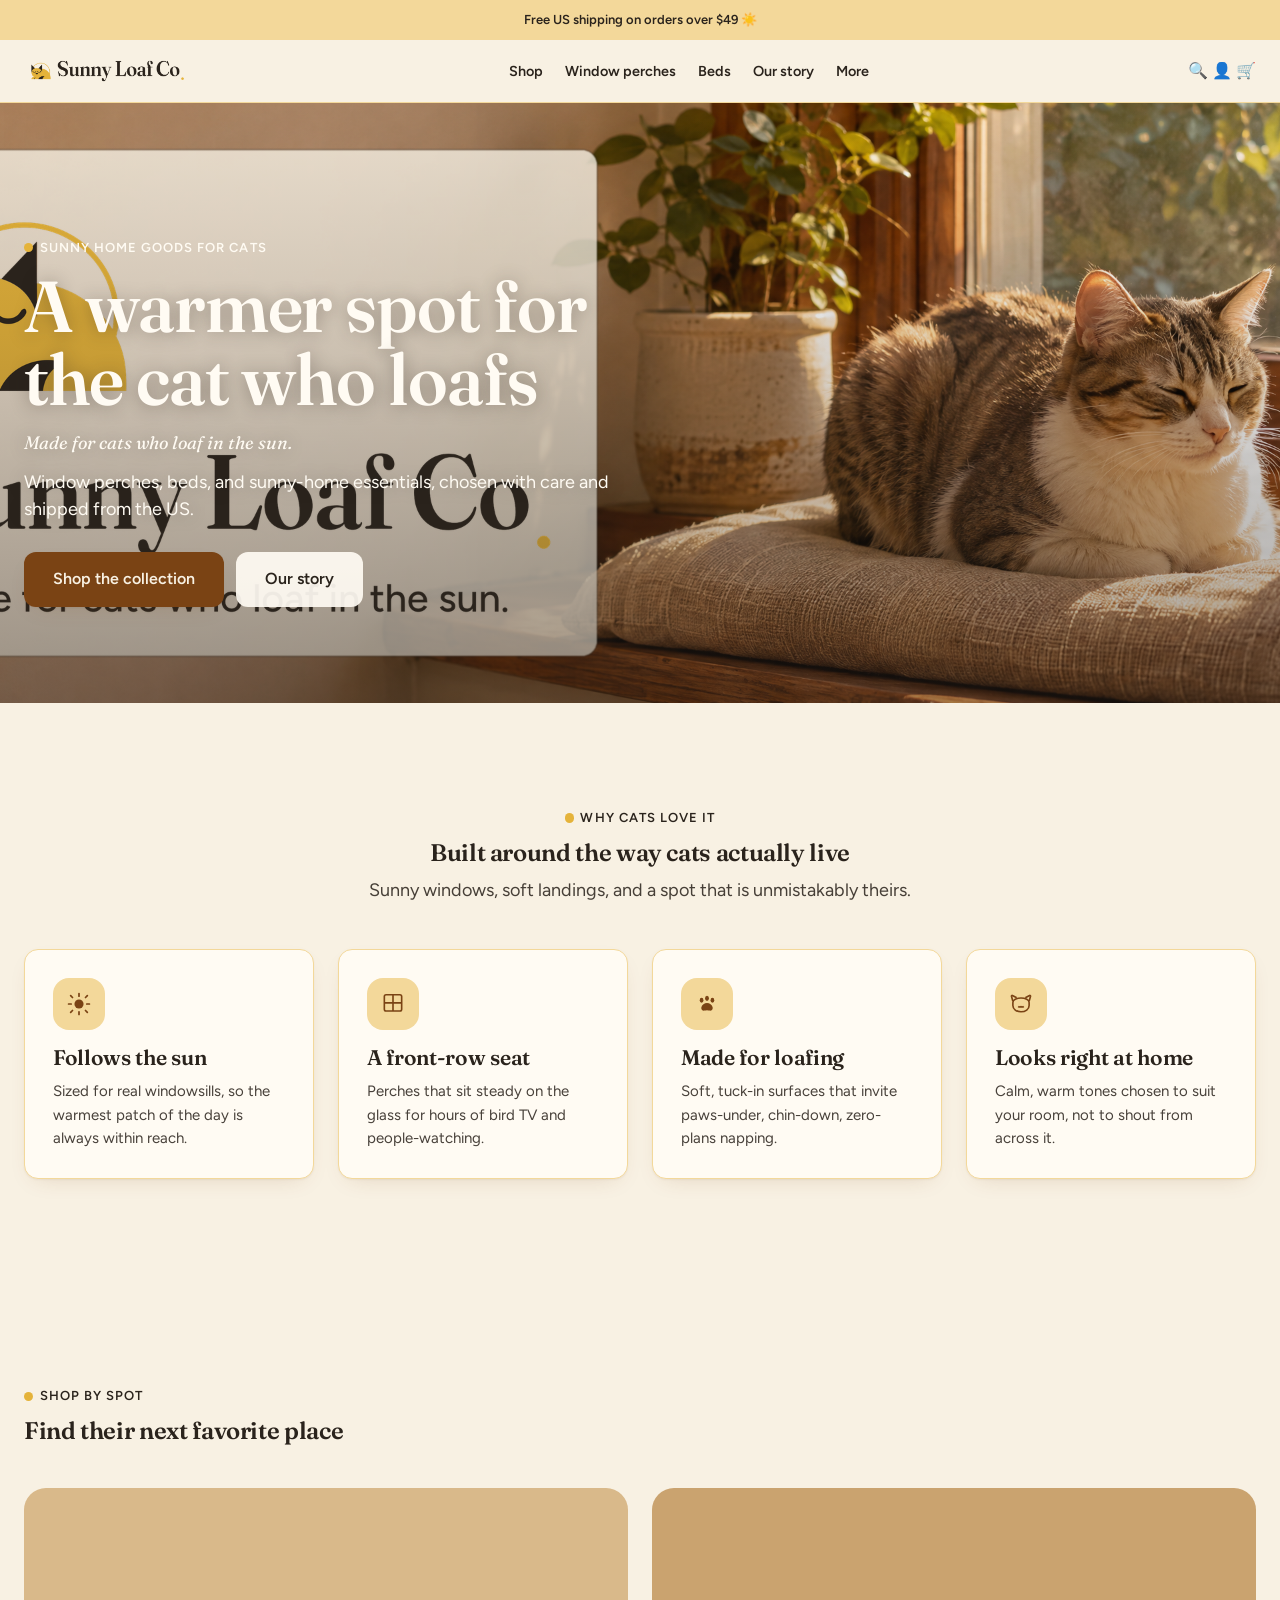
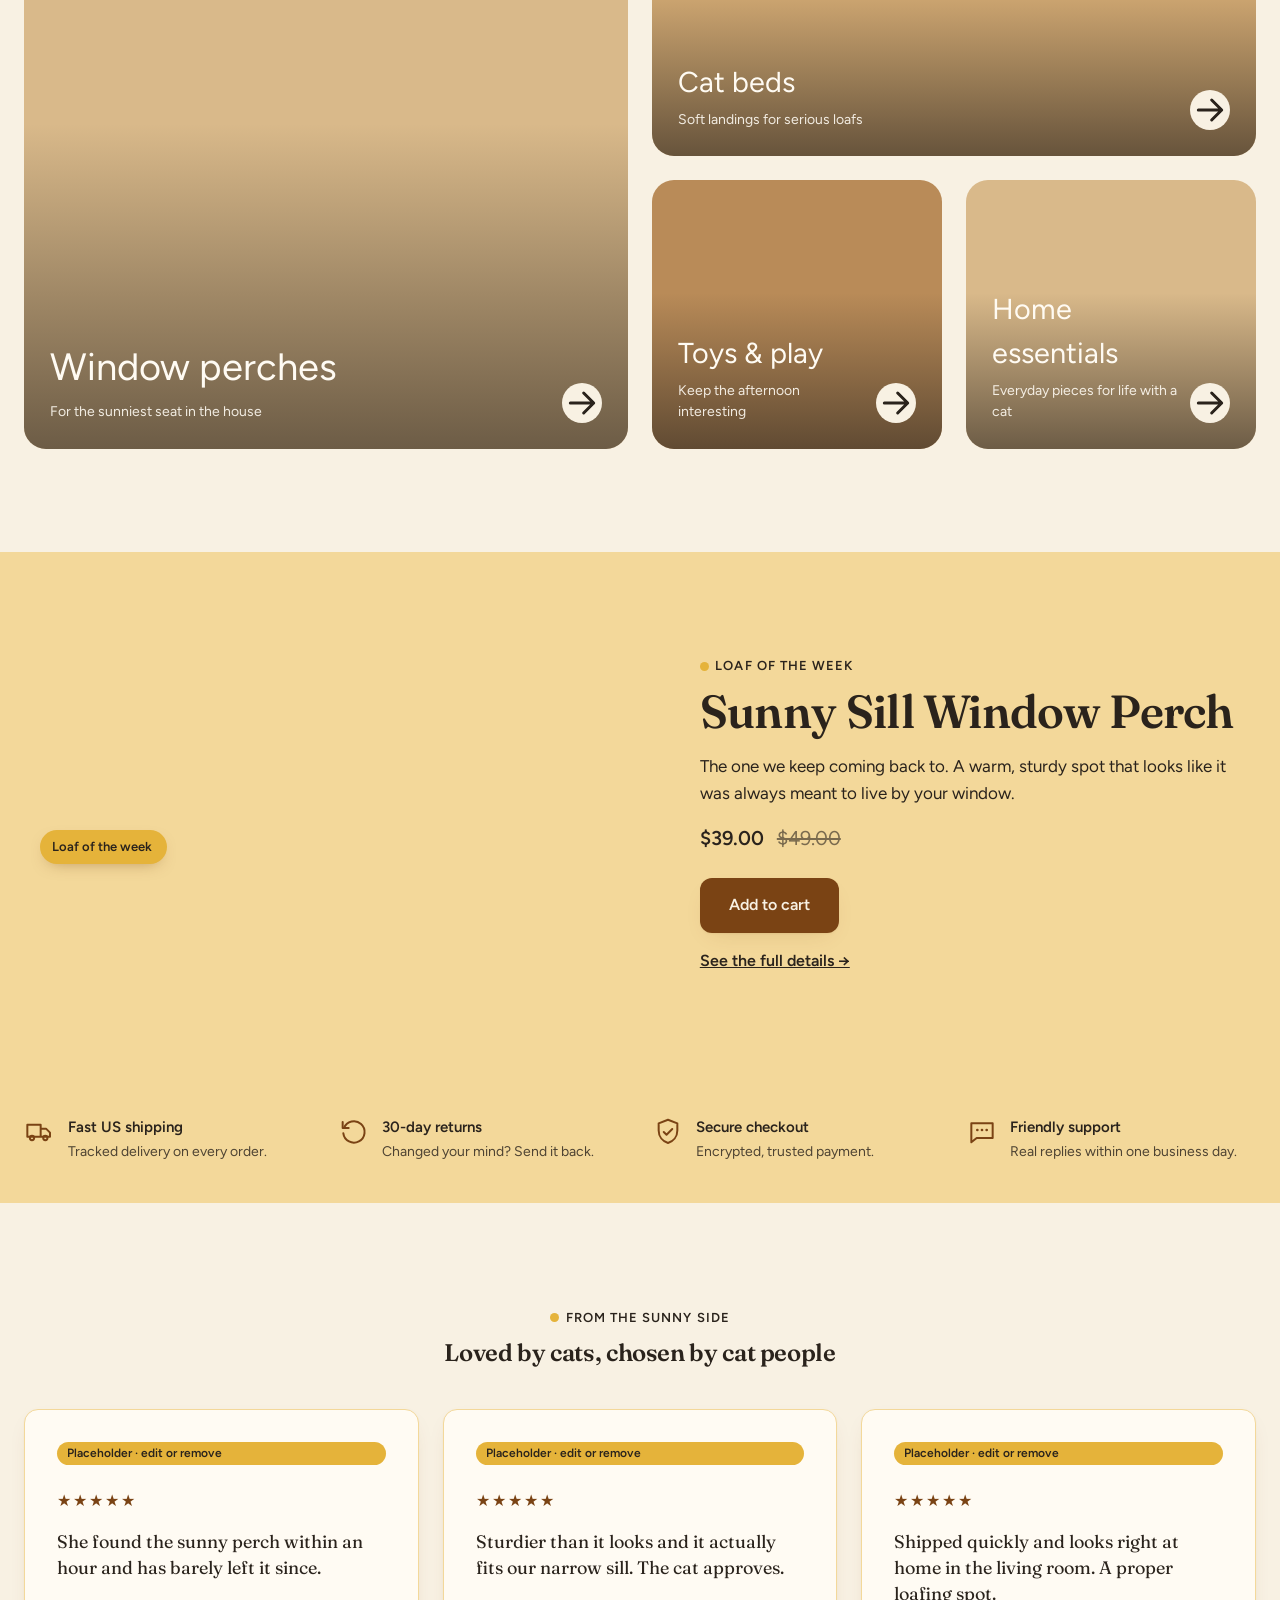
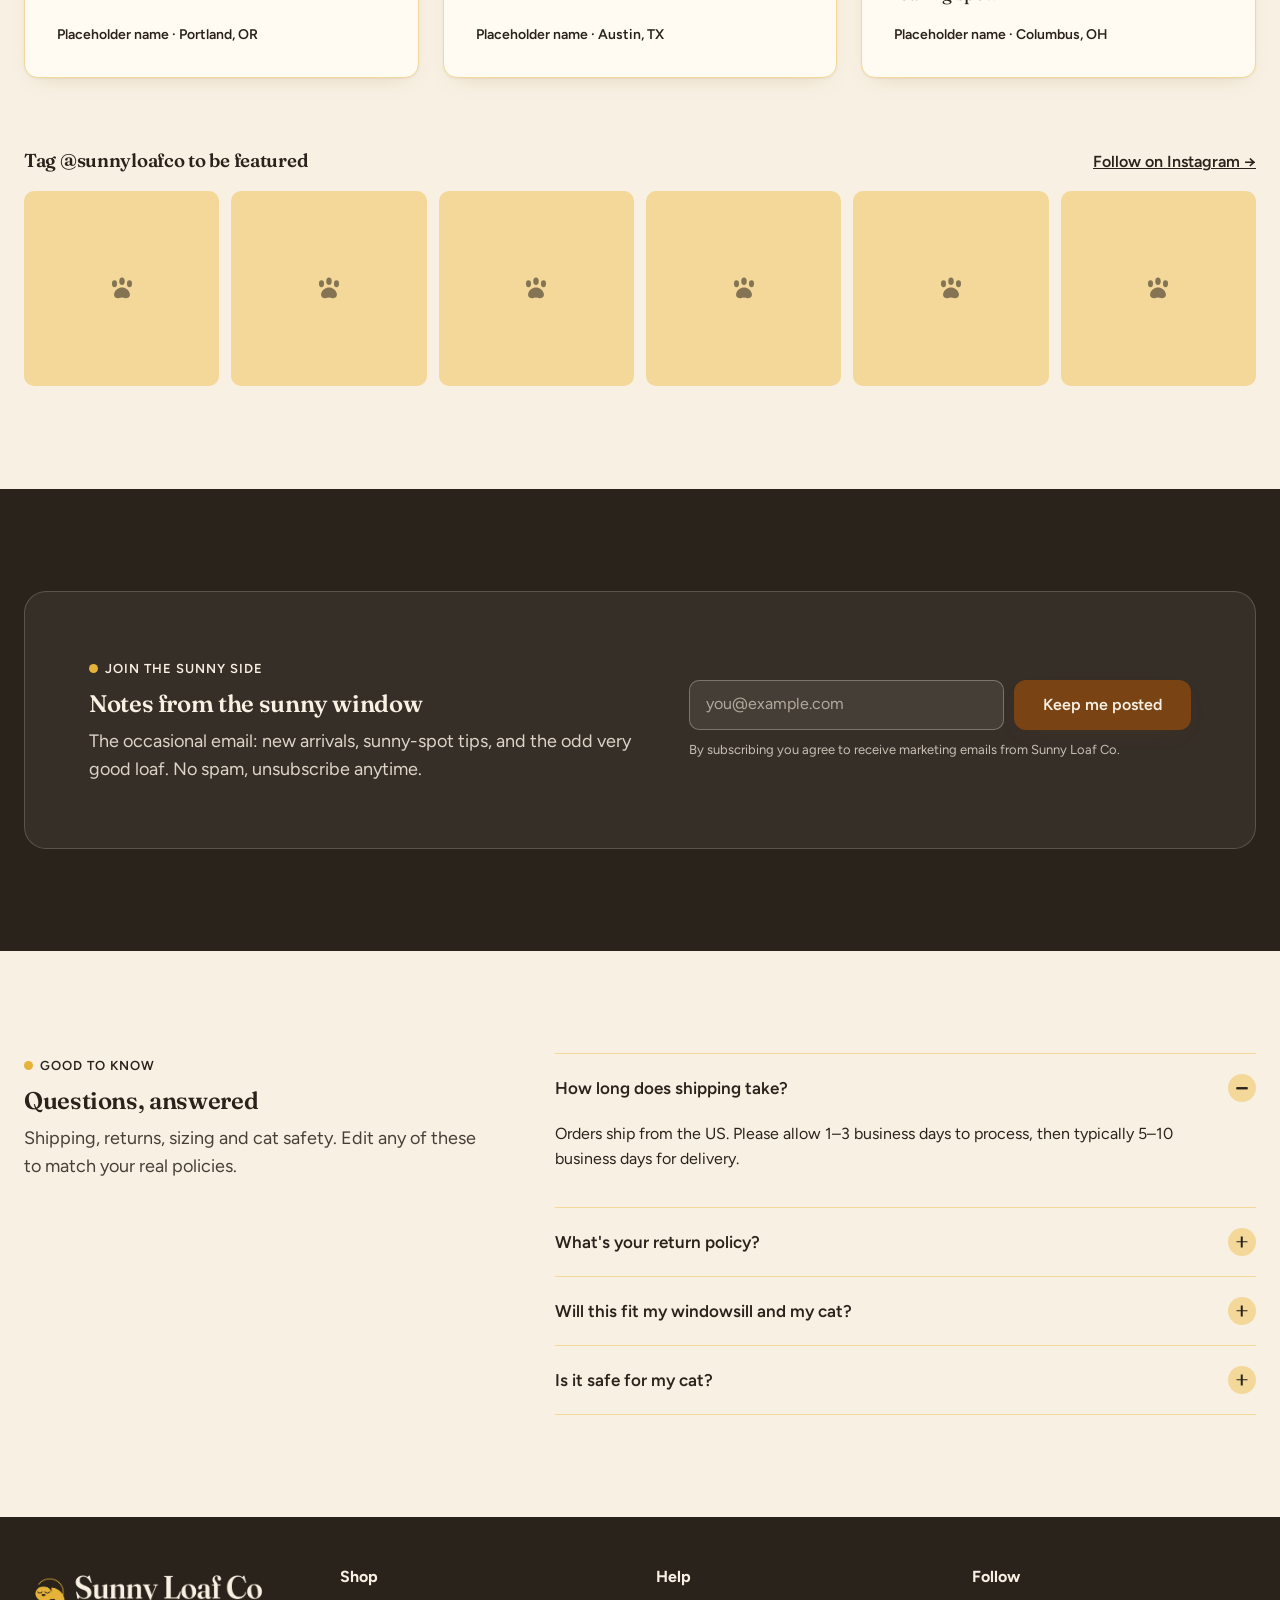
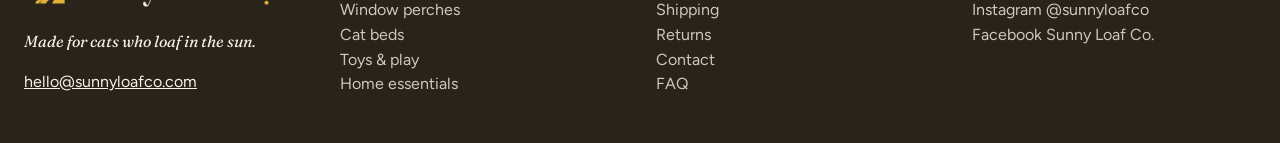
<file: docs/preview/index.html>
<!doctype html>
<html lang="en">
<head>
<meta charset="utf-8">
<meta name="viewport" content="width=device-width, initial-scale=1">
<title>Sunny Loaf Co. — theme preview</title>
<link rel="preconnect" href="https://fonts.googleapis.com">
<link rel="preconnect" href="https://fonts.gstatic.com" crossorigin>
<link href="https://fonts.googleapis.com/css2?family=Fraunces:ital,opsz,wght@0,9..144,400;0,9..144,600;1,9..144,400&family=Figtree:wght@400;500;600&display=swap" rel="stylesheet">
<link rel="stylesheet" href="../../assets/sunnyloaf.css">
<style>
  /* Minimal stand-ins for Horizon tokens so the preview renders faithfully. */
  :root{
    --font-heading--family:'Fraunces',serif;
    --font-body--family:'Figtree',sans-serif;
    --font-subheading--family:'Figtree',sans-serif;
    --page-width:1280px;--page-margin:24px;
    --color-primary-button-background:var(--sl-crust);--color-primary-button-text:var(--sl-milk);
    --color-primary-button-border:var(--sl-crust);
    --color-secondary-button-background:var(--sl-wheat);--color-secondary-button-text:var(--sl-charcoal);
    --color-secondary-button-border:var(--sl-wheat);
  }
  *{box-sizing:border-box}
  body{margin:0;background:var(--sl-milk);color:var(--sl-charcoal);font-family:var(--font-body--family);font-size:16px;line-height:1.55;-webkit-font-smoothing:antialiased}
  h1,h2,h3,h4{font-family:var(--font-heading--family);font-weight:600;letter-spacing:-0.015em;line-height:1.05;margin:0}
  a{color:inherit}
  .button,.button-secondary{display:inline-flex;align-items:center;justify-content:center;gap:.5em;border-radius:12px;font-family:var(--font-body--family);font-weight:600;font-size:1rem;text-decoration:none;padding:14px 28px;border:1px solid transparent;cursor:pointer}
  .button{background:var(--sl-crust);color:var(--sl-milk)}
  .button-secondary{background:var(--sl-wheat);color:var(--sl-charcoal);border-color:var(--sl-wheat)}
  .sl-hero--on-media .button-secondary{background:rgba(255,251,243,.92);color:var(--sl-charcoal);border-color:transparent}
  img{display:block}
  /* preview header/announcement */
  .pv-ann{background:var(--sl-wheat);color:var(--sl-charcoal);text-align:center;font-size:.8125rem;font-weight:600;padding:10px}
  .pv-head{position:sticky;top:0;z-index:5;background:var(--sl-milk);border-bottom:1px solid var(--sl-wheat);display:flex;align-items:center;justify-content:space-between;padding:14px 24px}
  .pv-head img{height:34px;width:auto}
  .pv-nav{display:flex;gap:22px;font-weight:600;font-size:.9rem}
  @media(max-width:749px){.pv-nav{display:none}}
  .rte p{margin:0 0 .8em}
  .pv-section-label{max-width:1280px;margin:0 auto;padding:6px 24px;font:600 .7rem/1 var(--font-subheading--family);letter-spacing:.12em;text-transform:uppercase;color:var(--sl-crust);opacity:.7}
</style>
</head>
<body class="sl-warm-shadows">

<div class="pv-ann">Free US shipping on orders over $49 ☀️</div>
<header class="pv-head">
  <img src="../../assets/lockup-horizontal.png" alt="Sunny Loaf Co.">
  <nav class="pv-nav"><span>Shop</span><span>Window perches</span><span>Beds</span><span>Our story</span><span>More</span></nav>
  <div style="display:flex;gap:16px">🔍 👤 🛒</div>
</header>

<!-- HERO -->
<section class="sl-hero sl-scheme--dark sl-hero--on-media" style="min-height:600px;--sl-hero-height:600px;--sl-hero-height-mobile:560px;--sl-overlay:.42;--sl-v-align:flex-end;--sl-v-align-mobile:flex-end;--sl-h-align:flex-start;--sl-text-align:left;">
  <div class="sl-hero__media"><img src="../../assets/shopify-hero-2400x900.png" alt=""></div>
  <div class="sl-hero__overlay"></div>
  <div class="sl-hero__inner sl-container">
    <div class="sl-hero__content">
      <p class="sl-eyebrow">Sunny home goods for cats</p>
      <h1 class="sl-heading sl-hero__heading">A warmer spot for the cat who loafs</h1>
      <p class="sl-subheading sl-hero__tagline">Made for cats who loaf in the sun.</p>
      <p class="sl-subheading">Window perches, beds, and sunny-home essentials, chosen with care and shipped from the US.</p>
      <div class="sl-buttons"><a class="button" href="#">Shop the collection</a><a class="button-secondary" href="#">Our story</a></div>
    </div>
  </div>
</section>

<!-- BENEFITS -->
<section class="sl-section sl-scheme--light">
  <div class="sl-container">
    <div class="sl-section-head sl-section-head--center">
      <p class="sl-eyebrow">Why cats love it</p>
      <h2 class="sl-heading">Built around the way cats actually live</h2>
      <p class="sl-subheading">Sunny windows, soft landings, and a spot that is unmistakably theirs.</p>
    </div>
    <div class="sl-benefits__grid" style="--sl-columns:4">
      <div class="sl-benefit sl-card sl-card--shadow"><span class="sl-icon" style="color:var(--sl-crust)"><svg viewBox="0 0 24 24" fill="none" stroke="currentColor" stroke-width="1.6" stroke-linecap="round"><circle cx="12" cy="12" r="4.2" fill="currentColor" stroke="none"/><path d="M12 2.4v2.4M12 19.2v2.4M4.3 4.3l1.7 1.7M18 18l1.7 1.7M2.4 12h2.4M19.2 12h2.4M4.3 19.7l1.7-1.7M18 6l1.7-1.7"/></svg></span><h3 class="sl-benefit__title">Follows the sun</h3><p class="sl-benefit__text">Sized for real windowsills, so the warmest patch of the day is always within reach.</p></div>
      <div class="sl-benefit sl-card sl-card--shadow"><span class="sl-icon" style="color:var(--sl-crust)"><svg viewBox="0 0 24 24" fill="none" stroke="currentColor" stroke-width="1.5" stroke-linejoin="round"><rect x="4" y="3.5" width="16" height="15" rx="1.6"/><path d="M12 3.5v15M4 11h16"/></svg></span><h3 class="sl-benefit__title">A front-row seat</h3><p class="sl-benefit__text">Perches that sit steady on the glass for hours of bird TV and people-watching.</p></div>
      <div class="sl-benefit sl-card sl-card--shadow"><span class="sl-icon" style="color:var(--sl-crust)"><svg viewBox="0 0 24 24" fill="currentColor"><ellipse cx="7" cy="8.5" rx="1.7" ry="2.3"/><ellipse cx="12" cy="6.8" rx="1.8" ry="2.5"/><ellipse cx="17" cy="8.5" rx="1.7" ry="2.3"/><path d="M12 11c2.4 0 4.6 1.7 5.2 4 .5 1.9-1 3.4-2.9 3.1-.8-.1-1.5-.4-2.3-.4s-1.5.3-2.3.4C7.8 18.4 6.3 16.9 6.8 15c.6-2.3 2.8-4 5.2-4z"/></svg></span><h3 class="sl-benefit__title">Made for loafing</h3><p class="sl-benefit__text">Soft, tuck-in surfaces that invite paws-under, chin-down, zero-plans napping.</p></div>
      <div class="sl-benefit sl-card sl-card--shadow"><span class="sl-icon" style="color:var(--sl-crust)"><svg viewBox="0 0 24 24" fill="none" stroke="currentColor" stroke-width="1.5" stroke-linejoin="round"><path d="M4.5 9.5 3.2 4.8c-.1-.5.4-.9.9-.6L8 6.3M19.5 9.5l1.3-4.7c.1-.5-.4-.9-.9-.6L16 6.3"/><path d="M4.5 10.5c0-2.2 3.4-4 7.5-4s7.5 1.8 7.5 4v2.8c0 3.5-3.4 5.9-7.5 5.9s-7.5-2.4-7.5-5.9z"/><path d="M9.3 12.2h.01M14.7 12.2h.01" stroke-width="2"/><path d="M12 14.2c-.7.8-1.8.8-2.5 0M12 14.2c.7.8 1.8.8 2.5 0"/></svg></span><h3 class="sl-benefit__title">Looks right at home</h3><p class="sl-benefit__text">Calm, warm tones chosen to suit your room, not to shout from across it.</p></div>
    </div>
  </div>
</section>

<!-- BENTO -->
<section class="sl-section sl-scheme--light">
  <div class="sl-container">
    <div class="sl-section-head"><p class="sl-eyebrow">Shop by spot</p><h2 class="sl-heading">Find their next favorite place</h2></div>
    <div class="sl-bento sl-bento--count-4">
      <a class="sl-bento__item" href="#" style="background:#d9b98a"><span class="sl-bento__label"><span><span class="sl-bento__title">Window perches</span><span class="sl-bento__count">For the sunniest seat in the house</span></span><span class="sl-bento__arrow"><svg viewBox="0 0 24 24" width="16" height="16" fill="none" stroke="currentColor" stroke-width="1.8" stroke-linecap="round" stroke-linejoin="round"><path d="M5 12h14M13 6l6 6-6 6"/></svg></span></span></a>
      <a class="sl-bento__item" href="#" style="background:#caa36f"><span class="sl-bento__label"><span><span class="sl-bento__title">Cat beds</span><span class="sl-bento__count">Soft landings for serious loafs</span></span><span class="sl-bento__arrow"><svg viewBox="0 0 24 24" width="16" height="16" fill="none" stroke="currentColor" stroke-width="1.8" stroke-linecap="round" stroke-linejoin="round"><path d="M5 12h14M13 6l6 6-6 6"/></svg></span></span></a>
      <a class="sl-bento__item" href="#" style="background:#b98b58"><span class="sl-bento__label"><span><span class="sl-bento__title">Toys &amp; play</span><span class="sl-bento__count">Keep the afternoon interesting</span></span><span class="sl-bento__arrow"><svg viewBox="0 0 24 24" width="16" height="16" fill="none" stroke="currentColor" stroke-width="1.8" stroke-linecap="round" stroke-linejoin="round"><path d="M5 12h14M13 6l6 6-6 6"/></svg></span></span></a>
      <a class="sl-bento__item" href="#" style="background:#d9b98a"><span class="sl-bento__label"><span><span class="sl-bento__title">Home essentials</span><span class="sl-bento__count">Everyday pieces for life with a cat</span></span><span class="sl-bento__arrow"><svg viewBox="0 0 24 24" width="16" height="16" fill="none" stroke="currentColor" stroke-width="1.8" stroke-linecap="round" stroke-linejoin="round"><path d="M5 12h14M13 6l6 6-6 6"/></svg></span></span></a>
    </div>
  </div>
</section>

<!-- LOAF OF THE WEEK -->
<section class="sl-section sl-scheme--accent">
  <div class="sl-container">
    <div class="sl-lotw__grid">
      <div class="sl-lotw__media" style="background:#caa36f"><span class="sl-lotw__badge">Loaf of the week</span></div>
      <div class="sl-lotw__content">
        <p class="sl-eyebrow">Loaf of the week</p>
        <h2 class="sl-lotw__title"><a href="#">Sunny Sill Window Perch</a></h2>
        <p class="sl-lotw__blurb">The one we keep coming back to. A warm, sturdy spot that looks like it was always meant to live by your window.</p>
        <p class="sl-lotw__price">$39.00 <s>$49.00</s></p>
        <div class="sl-lotw__buy"><a class="button" href="#">Add to cart</a></div>
        <a class="sl-lotw__link" href="#">See the full details →</a>
      </div>
    </div>
  </div>
</section>

<!-- TRUST -->
<section class="sl-section sl-scheme--accent" style="--sl-pad-top:40px;--sl-pad-bottom:40px">
  <div class="sl-container">
    <ul class="sl-trust__list sl-trust--compact" style="--sl-columns:4">
      <li class="sl-trust__item"><span class="sl-icon" style="color:var(--sl-crust)"><svg viewBox="0 0 24 24" fill="none" stroke="currentColor" stroke-width="1.5" stroke-linejoin="round" stroke-linecap="round"><path d="M2.5 6.5h10v9h-10zM12.5 9.5h4l3 3v3h-7z"/><circle cx="6" cy="16.5" r="1.6"/><circle cx="16" cy="16.5" r="1.6"/></svg></span><div><p class="sl-trust__title">Fast US shipping</p><p class="sl-trust__text">Tracked delivery on every order.</p></div></li>
      <li class="sl-trust__item"><span class="sl-icon" style="color:var(--sl-crust)"><svg viewBox="0 0 24 24" fill="none" stroke="currentColor" stroke-width="1.5" stroke-linecap="round" stroke-linejoin="round"><path d="M4.5 9A8 8 0 1 1 4 13"/><path d="M3.5 4.5V9H8"/></svg></span><div><p class="sl-trust__title">30-day returns</p><p class="sl-trust__text">Changed your mind? Send it back.</p></div></li>
      <li class="sl-trust__item"><span class="sl-icon" style="color:var(--sl-crust)"><svg viewBox="0 0 24 24" fill="none" stroke="currentColor" stroke-width="1.5" stroke-linejoin="round"><path d="M12 2.8 19 5.5v5.3c0 4.6-3 8.1-7 9.4-4-1.3-7-4.8-7-9.4V5.5z"/><path d="M8.8 12l2.1 2.1 4.3-4.3" stroke-linecap="round"/></svg></span><div><p class="sl-trust__title">Secure checkout</p><p class="sl-trust__text">Encrypted, trusted payment.</p></div></li>
      <li class="sl-trust__item"><span class="sl-icon" style="color:var(--sl-crust)"><svg viewBox="0 0 24 24" fill="none" stroke="currentColor" stroke-width="1.5" stroke-linejoin="round"><path d="M4 5.5h16v11H8l-4 3.2z"/><path d="M8.5 10.5h.01M12 10.5h.01M15.5 10.5h.01" stroke-width="2" stroke-linecap="round"/></svg></span><div><p class="sl-trust__title">Friendly support</p><p class="sl-trust__text">Real replies within one business day.</p></div></li>
    </ul>
  </div>
</section>

<!-- TESTIMONIALS -->
<section class="sl-section sl-scheme--light">
  <div class="sl-container">
    <div class="sl-section-head sl-section-head--center"><p class="sl-eyebrow">From the sunny side</p><h2 class="sl-heading">Loved by cats, chosen by cat people</h2></div>
    <div class="sl-testimonials__grid">
      <figure class="sl-quote sl-card sl-card--shadow"><span class="sl-placeholder-note">Placeholder · edit or remove</span><div class="sl-quote__stars">★★★★★</div><blockquote class="sl-quote__text">She found the sunny perch within an hour and has barely left it since.</blockquote><figcaption class="sl-quote__author"><span>Placeholder name · Portland, OR</span></figcaption></figure>
      <figure class="sl-quote sl-card sl-card--shadow"><span class="sl-placeholder-note">Placeholder · edit or remove</span><div class="sl-quote__stars">★★★★★</div><blockquote class="sl-quote__text">Sturdier than it looks and it actually fits our narrow sill. The cat approves.</blockquote><figcaption class="sl-quote__author"><span>Placeholder name · Austin, TX</span></figcaption></figure>
      <figure class="sl-quote sl-card sl-card--shadow"><span class="sl-placeholder-note">Placeholder · edit or remove</span><div class="sl-quote__stars">★★★★★</div><blockquote class="sl-quote__text">Shipped quickly and looks right at home in the living room. A proper loafing spot.</blockquote><figcaption class="sl-quote__author"><span>Placeholder name · Columbus, OH</span></figcaption></figure>
    </div>
    <div class="sl-ugc">
      <div class="sl-ugc__head"><h3>Tag @sunnyloafco to be featured</h3><a class="sl-lotw__link" href="#">Follow on Instagram →</a></div>
      <div class="sl-ugc__grid">
        <span class="sl-ugc__tile sl-ugc__tile--empty"><span class="sl-icon"><svg viewBox="0 0 24 24" fill="currentColor"><ellipse cx="7" cy="8.5" rx="1.7" ry="2.3"/><ellipse cx="12" cy="6.8" rx="1.8" ry="2.5"/><ellipse cx="17" cy="8.5" rx="1.7" ry="2.3"/><path d="M12 11c2.4 0 4.6 1.7 5.2 4 .5 1.9-1 3.4-2.9 3.1-.8-.1-1.5-.4-2.3-.4s-1.5.3-2.3.4C7.8 18.4 6.3 16.9 6.8 15c.6-2.3 2.8-4 5.2-4z"/></svg></span></span>
        <span class="sl-ugc__tile sl-ugc__tile--empty"><span class="sl-icon"><svg viewBox="0 0 24 24" fill="currentColor"><ellipse cx="7" cy="8.5" rx="1.7" ry="2.3"/><ellipse cx="12" cy="6.8" rx="1.8" ry="2.5"/><ellipse cx="17" cy="8.5" rx="1.7" ry="2.3"/><path d="M12 11c2.4 0 4.6 1.7 5.2 4 .5 1.9-1 3.4-2.9 3.1-.8-.1-1.5-.4-2.3-.4s-1.5.3-2.3.4C7.8 18.4 6.3 16.9 6.8 15c.6-2.3 2.8-4 5.2-4z"/></svg></span></span>
        <span class="sl-ugc__tile sl-ugc__tile--empty"><span class="sl-icon"><svg viewBox="0 0 24 24" fill="currentColor"><ellipse cx="7" cy="8.5" rx="1.7" ry="2.3"/><ellipse cx="12" cy="6.8" rx="1.8" ry="2.5"/><ellipse cx="17" cy="8.5" rx="1.7" ry="2.3"/><path d="M12 11c2.4 0 4.6 1.7 5.2 4 .5 1.9-1 3.4-2.9 3.1-.8-.1-1.5-.4-2.3-.4s-1.5.3-2.3.4C7.8 18.4 6.3 16.9 6.8 15c.6-2.3 2.8-4 5.2-4z"/></svg></span></span>
        <span class="sl-ugc__tile sl-ugc__tile--empty"><span class="sl-icon"><svg viewBox="0 0 24 24" fill="currentColor"><ellipse cx="7" cy="8.5" rx="1.7" ry="2.3"/><ellipse cx="12" cy="6.8" rx="1.8" ry="2.5"/><ellipse cx="17" cy="8.5" rx="1.7" ry="2.3"/><path d="M12 11c2.4 0 4.6 1.7 5.2 4 .5 1.9-1 3.4-2.9 3.1-.8-.1-1.5-.4-2.3-.4s-1.5.3-2.3.4C7.8 18.4 6.3 16.9 6.8 15c.6-2.3 2.8-4 5.2-4z"/></svg></span></span>
        <span class="sl-ugc__tile sl-ugc__tile--empty"><span class="sl-icon"><svg viewBox="0 0 24 24" fill="currentColor"><ellipse cx="7" cy="8.5" rx="1.7" ry="2.3"/><ellipse cx="12" cy="6.8" rx="1.8" ry="2.5"/><ellipse cx="17" cy="8.5" rx="1.7" ry="2.3"/><path d="M12 11c2.4 0 4.6 1.7 5.2 4 .5 1.9-1 3.4-2.9 3.1-.8-.1-1.5-.4-2.3-.4s-1.5.3-2.3.4C7.8 18.4 6.3 16.9 6.8 15c.6-2.3 2.8-4 5.2-4z"/></svg></span></span>
        <span class="sl-ugc__tile sl-ugc__tile--empty"><span class="sl-icon"><svg viewBox="0 0 24 24" fill="currentColor"><ellipse cx="7" cy="8.5" rx="1.7" ry="2.3"/><ellipse cx="12" cy="6.8" rx="1.8" ry="2.5"/><ellipse cx="17" cy="8.5" rx="1.7" ry="2.3"/><path d="M12 11c2.4 0 4.6 1.7 5.2 4 .5 1.9-1 3.4-2.9 3.1-.8-.1-1.5-.4-2.3-.4s-1.5.3-2.3.4C7.8 18.4 6.3 16.9 6.8 15c.6-2.3 2.8-4 5.2-4z"/></svg></span></span>
      </div>
    </div>
  </div>
</section>

<!-- EMAIL -->
<section class="sl-section sl-scheme--dark">
  <div class="sl-container">
    <div class="sl-signup sl-signup--boxed">
      <div class="sl-signup__inner">
        <div><p class="sl-eyebrow">Join the sunny side</p><h2 class="sl-heading">Notes from the sunny window</h2><p class="sl-subheading">The occasional email: new arrivals, sunny-spot tips, and the odd very good loaf. No spam, unsubscribe anytime.</p></div>
        <div><div class="sl-signup__form-row"><input class="sl-input" type="email" placeholder="you@example.com"><button class="button">Keep me posted</button></div><p class="sl-signup__fineprint">By subscribing you agree to receive marketing emails from Sunny Loaf Co.</p></div>
      </div>
    </div>
  </div>
</section>

<!-- FAQ -->
<section class="sl-section sl-scheme--light">
  <div class="sl-container">
    <div class="sl-faq__layout">
      <div><p class="sl-eyebrow">Good to know</p><h2 class="sl-heading">Questions, answered</h2><p class="sl-subheading">Shipping, returns, sizing and cat safety. Edit any of these to match your real policies.</p></div>
      <div class="sl-faq__list">
        <details class="sl-faq__item" open><summary><span>How long does shipping take?</span><span class="sl-faq__icon"></span></summary><div class="sl-faq__answer rte"><p>Orders ship from the US. Please allow 1–3 business days to process, then typically 5–10 business days for delivery.</p></div></details>
        <details class="sl-faq__item"><summary><span>What's your return policy?</span><span class="sl-faq__icon"></span></summary><div class="sl-faq__answer rte"><p>Returns are accepted within 30 days of delivery, in the condition you received it.</p></div></details>
        <details class="sl-faq__item"><summary><span>Will this fit my windowsill and my cat?</span><span class="sl-faq__icon"></span></summary><div class="sl-faq__answer rte"><p>Every product page lists Width, Height, Length, Weight capacity and Material.</p></div></details>
        <details class="sl-faq__item"><summary><span>Is it safe for my cat?</span><span class="sl-faq__icon"></span></summary><div class="sl-faq__answer rte"><p>We choose sturdy, stable pieces and list materials honestly.</p></div></details>
      </div>
    </div>
  </div>
</section>

<!-- FOOTER -->
<footer class="sl-section sl-scheme--dark" style="--sl-pad-top:48px;--sl-pad-bottom:32px">
  <div class="sl-container" style="display:grid;gap:32px;grid-template-columns:repeat(auto-fit,minmax(200px,1fr))">
    <div><img src="../../assets/lockup-horizontal-on-charcoal.png" alt="Sunny Loaf Co." style="height:52px;width:auto"><p class="sl-hero__tagline" style="margin-top:12px">Made for cats who loaf in the sun.</p><p style="margin-top:8px"><a href="#">hello@sunnyloafco.com</a></p></div>
    <div><strong>Shop</strong><p style="opacity:.8;margin:.5em 0 0">Window perches<br>Cat beds<br>Toys &amp; play<br>Home essentials</p></div>
    <div><strong>Help</strong><p style="opacity:.8;margin:.5em 0 0">Shipping<br>Returns<br>Contact<br>FAQ</p></div>
    <div><strong>Follow</strong><p style="opacity:.8;margin:.5em 0 0">Instagram @sunnyloafco<br>Facebook Sunny Loaf Co.</p></div>
  </div>
</footer>

</body>
</html>
</file>
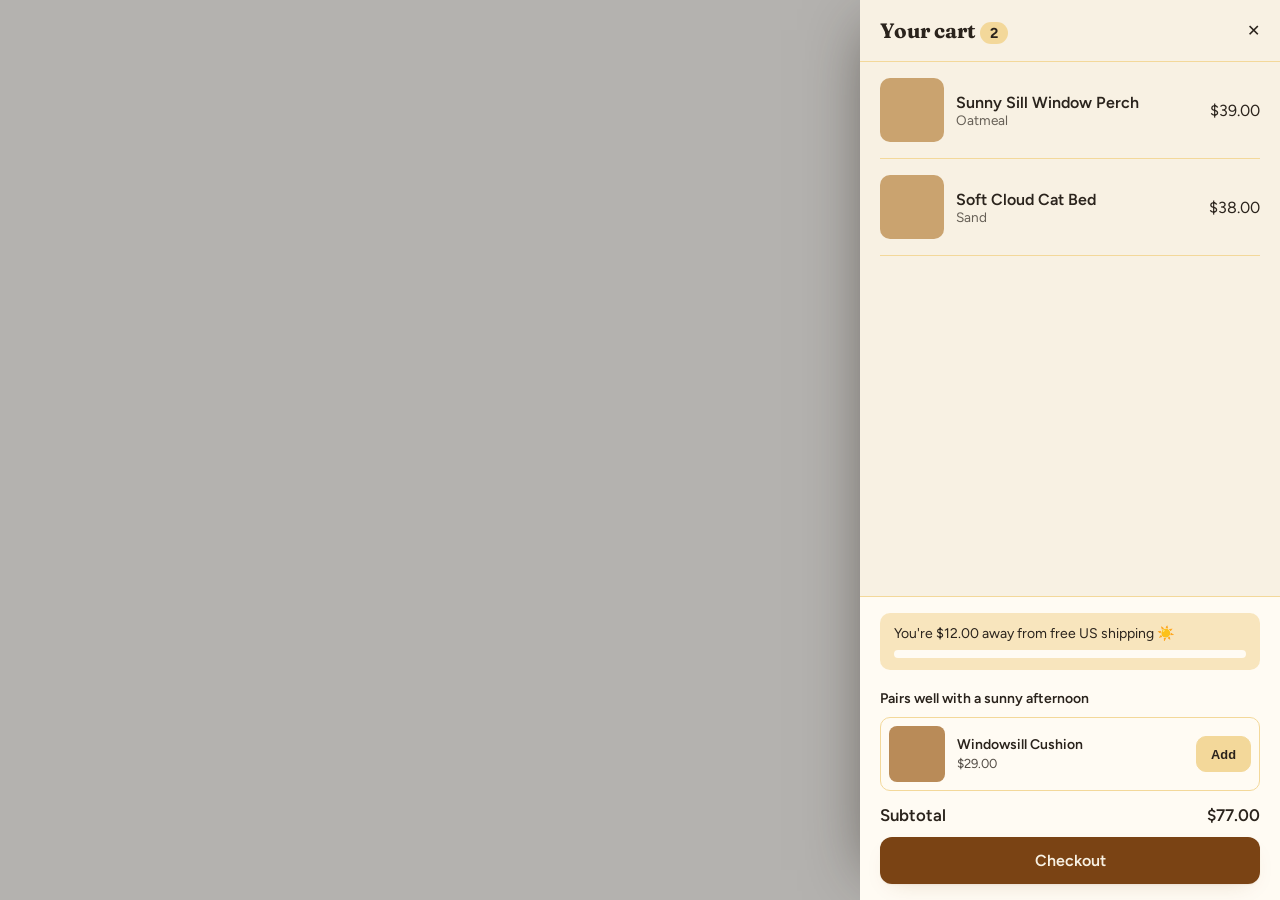
<file: docs/preview/cart.html>
<!doctype html>
<html lang="en"><head><meta charset="utf-8"><meta name="viewport" content="width=device-width, initial-scale=1"><title>Cart drawer preview</title>
<link href="https://fonts.googleapis.com/css2?family=Fraunces:ital,opsz,wght@0,9..144,600&family=Figtree:wght@400;500;600&display=swap" rel="stylesheet">
<link rel="stylesheet" href="../../assets/sunnyloaf.css">
<style>
 :root{--font-heading--family:'Fraunces',serif;--font-body--family:'Figtree',sans-serif;--font-subheading--family:'Figtree',sans-serif}
 *{box-sizing:border-box}body{margin:0;background:rgba(42,35,28,.35);font-family:var(--font-body--family);color:var(--sl-charcoal);min-height:100vh}
 .drawer{position:fixed;top:0;right:0;height:100%;width:min(420px,100%);background:var(--sl-milk);display:flex;flex-direction:column;box-shadow:-20px 0 60px -30px rgba(42,35,28,.6)}
 .dh{display:flex;align-items:center;justify-content:space-between;padding:18px 20px;border-bottom:1px solid var(--sl-wheat)}.dh h2{font-family:var(--font-heading--family);margin:0;font-size:1.3rem}
 .items{flex:1;overflow:auto;padding:16px 20px}
 .li{display:grid;grid-template-columns:64px 1fr auto;gap:12px;align-items:center;padding-bottom:16px;margin-bottom:16px;border-bottom:1px solid var(--sl-wheat)}
 .li .th{width:64px;height:64px;border-radius:10px;background:#caa36f}.li strong{font-weight:600}.li .m{opacity:.7;font-size:.85rem}
 .sum{padding:16px 20px;border-top:1px solid var(--sl-wheat);background:var(--sl-warm-white)}
 .button{display:flex;align-items:center;justify-content:center;background:var(--sl-crust);color:var(--sl-milk);border-radius:12px;font-weight:600;text-decoration:none;padding:14px;margin-top:12px}
 .sl-upsell__add{background:var(--sl-wheat);color:var(--sl-charcoal);border:1px solid var(--sl-wheat);border-radius:10px;font-weight:600;padding:8px 14px;font-size:.8rem;cursor:pointer}
 .tot{display:flex;justify-content:space-between;font-weight:600;font-size:1.05rem;margin-top:10px}
</style></head>
<body class="sl-warm-shadows">
<aside class="drawer">
  <div class="dh"><h2>Your cart <span style="font-family:var(--font-body--family);font-size:.9rem;background:var(--sl-wheat);border-radius:100px;padding:2px 10px">2</span></h2><span>✕</span></div>
  <div class="items">
    <div class="li"><div class="th"></div><div><strong>Sunny Sill Window Perch</strong><div class="m">Oatmeal</div></div><div>$39.00</div></div>
    <div class="li"><div class="th"></div><div><strong>Soft Cloud Cat Bed</strong><div class="m">Sand</div></div><div>$38.00</div></div>
  </div>
  <div class="sum">
    <div class="sl-ship-bar"><p class="sl-ship-bar__text">You're $12.00 away from free US shipping ☀️</p><div class="sl-ship-bar__track"><span class="sl-ship-bar__fill" style="--sl-progress:76%"></span></div></div>
    <div class="sl-upsell"><p class="sl-upsell__title">Pairs well with a sunny afternoon</p><ul class="sl-upsell__list">
      <li class="sl-upsell__item"><span class="sl-upsell__thumb" style="background:#b98b58;border-radius:8px"></span><div><span class="sl-upsell__name">Windowsill Cushion</span><span class="sl-upsell__price">$29.00</span></div><button class="sl-upsell__add">Add</button></li>
    </ul></div>
    <div class="tot"><span>Subtotal</span><span>$77.00</span></div>
    <a class="button" href="#">Checkout</a>
  </div>
</aside>
</body></html>
</file>
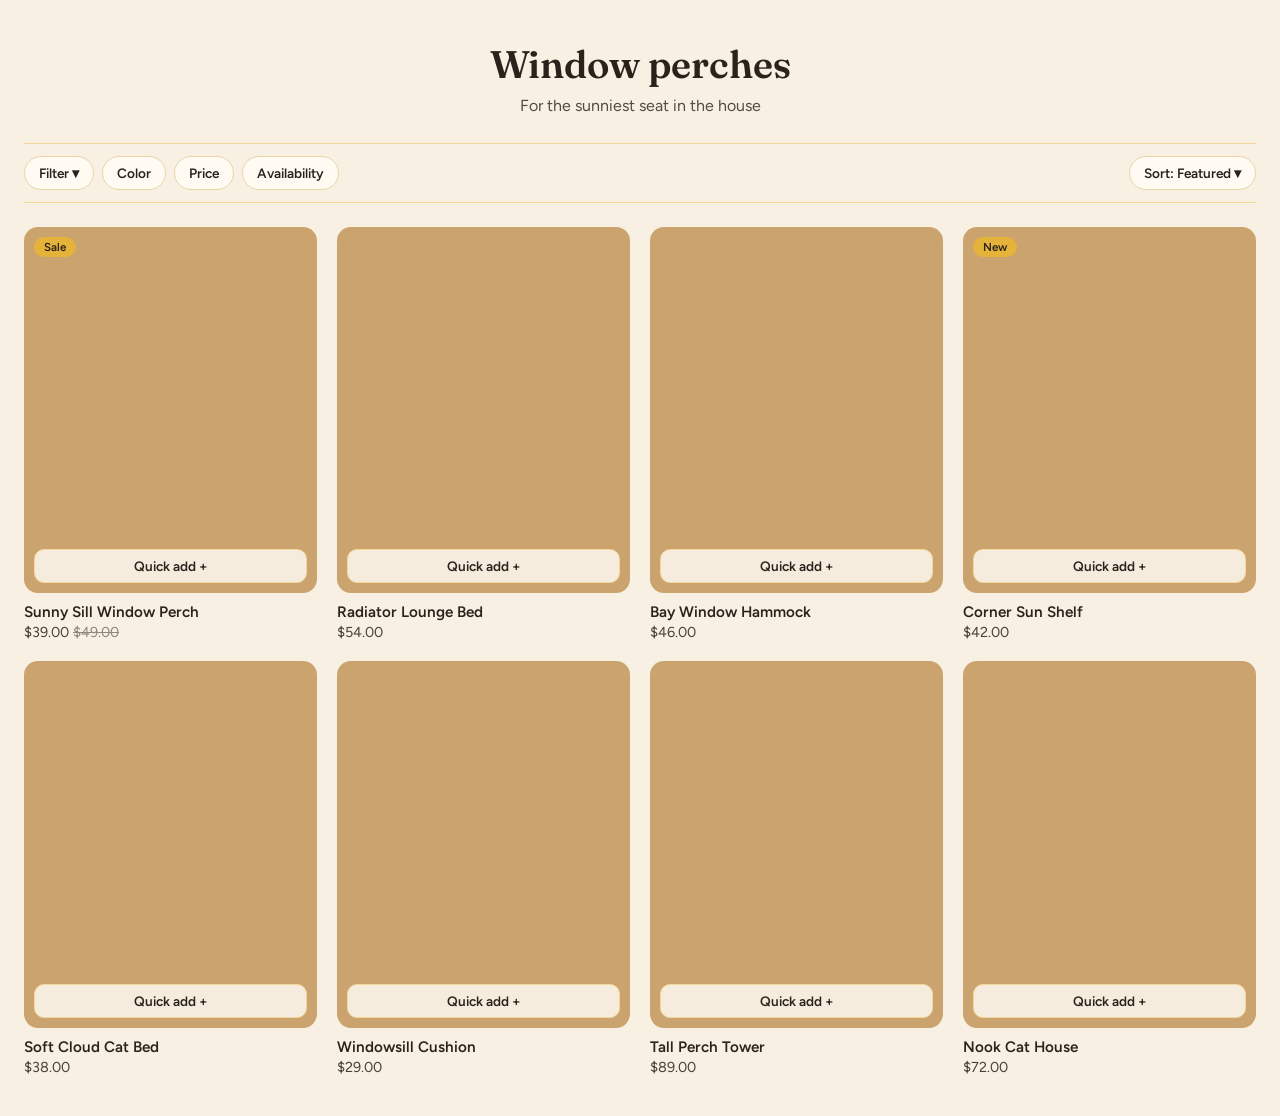
<file: docs/preview/collection.html>
<!doctype html>
<html lang="en"><head><meta charset="utf-8"><meta name="viewport" content="width=device-width, initial-scale=1"><title>Collection preview</title>
<link href="https://fonts.googleapis.com/css2?family=Fraunces:ital,opsz,wght@0,9..144,600&family=Figtree:wght@400;500;600&display=swap" rel="stylesheet">
<link rel="stylesheet" href="../../assets/sunnyloaf.css">
<style>
 :root{--font-heading--family:'Fraunces',serif;--font-body--family:'Figtree',sans-serif;--font-subheading--family:'Figtree',sans-serif}
 *{box-sizing:border-box}body{margin:0;background:var(--sl-milk);color:var(--sl-charcoal);font-family:var(--font-body--family)}
 h1,h2{font-family:var(--font-heading--family);font-weight:600;margin:0}
 .wrap{max-width:1280px;margin:0 auto;padding:40px 24px}
 .head{text-align:center;margin-bottom:28px}.head h1{font-size:2.4rem}.head p{opacity:.8;margin:8px 0 0}
 .bar{display:flex;justify-content:space-between;align-items:center;gap:12px;padding:12px 0;border-top:1px solid var(--sl-wheat);border-bottom:1px solid var(--sl-wheat);margin-bottom:24px;flex-wrap:wrap}
 .chips{display:flex;gap:8px;flex-wrap:wrap}.chip{padding:8px 14px;border:1px solid var(--sl-line);border-radius:100px;background:var(--sl-warm-white);font-size:.85rem;font-weight:600}
 .grid{display:grid;grid-template-columns:repeat(4,1fr);gap:20px}@media(max-width:749px){.grid{grid-template-columns:repeat(2,1fr);gap:12px}}
 .card{position:relative}.card .img{aspect-ratio:4/5;background:#caa36f;border-radius:14px;position:relative;overflow:hidden}
 .badge{position:absolute;top:10px;left:10px;background:var(--sl-butter);color:var(--sl-charcoal);font-size:.72rem;font-weight:600;padding:3px 10px;border-radius:100px}
 .qa{position:absolute;left:10px;right:10px;bottom:10px;background:rgba(248,241,227,.95);border:1px solid var(--sl-wheat);border-radius:10px;text-align:center;padding:8px;font-weight:600;font-size:.85rem}
 .card h3{font-family:var(--font-body--family);font-size:.95rem;font-weight:600;margin:10px 0 2px}.card .p{font-size:.9rem;opacity:.85}
</style></head>
<body class="sl-warm-shadows">
<div class="wrap">
  <div class="head"><h1>Window perches</h1><p>For the sunniest seat in the house</p></div>
  <div class="bar"><div class="chips"><span class="chip">Filter ▾</span><span class="chip">Color</span><span class="chip">Price</span><span class="chip">Availability</span></div><span class="chip">Sort: Featured ▾</span></div>
  <div class="grid">
    <div class="card"><div class="img"><span class="badge">Sale</span><span class="qa">Quick add +</span></div><h3>Sunny Sill Window Perch</h3><div class="p">$39.00 <s style="opacity:.6">$49.00</s></div></div>
    <div class="card"><div class="img"><span class="qa">Quick add +</span></div><h3>Radiator Lounge Bed</h3><div class="p">$54.00</div></div>
    <div class="card"><div class="img"><span class="qa">Quick add +</span></div><h3>Bay Window Hammock</h3><div class="p">$46.00</div></div>
    <div class="card"><div class="img"><span class="badge">New</span><span class="qa">Quick add +</span></div><h3>Corner Sun Shelf</h3><div class="p">$42.00</div></div>
    <div class="card"><div class="img"><span class="qa">Quick add +</span></div><h3>Soft Cloud Cat Bed</h3><div class="p">$38.00</div></div>
    <div class="card"><div class="img"><span class="qa">Quick add +</span></div><h3>Windowsill Cushion</h3><div class="p">$29.00</div></div>
    <div class="card"><div class="img"><span class="qa">Quick add +</span></div><h3>Tall Perch Tower</h3><div class="p">$89.00</div></div>
    <div class="card"><div class="img"><span class="qa">Quick add +</span></div><h3>Nook Cat House</h3><div class="p">$72.00</div></div>
  </div>
</div>
</body></html>
</file>
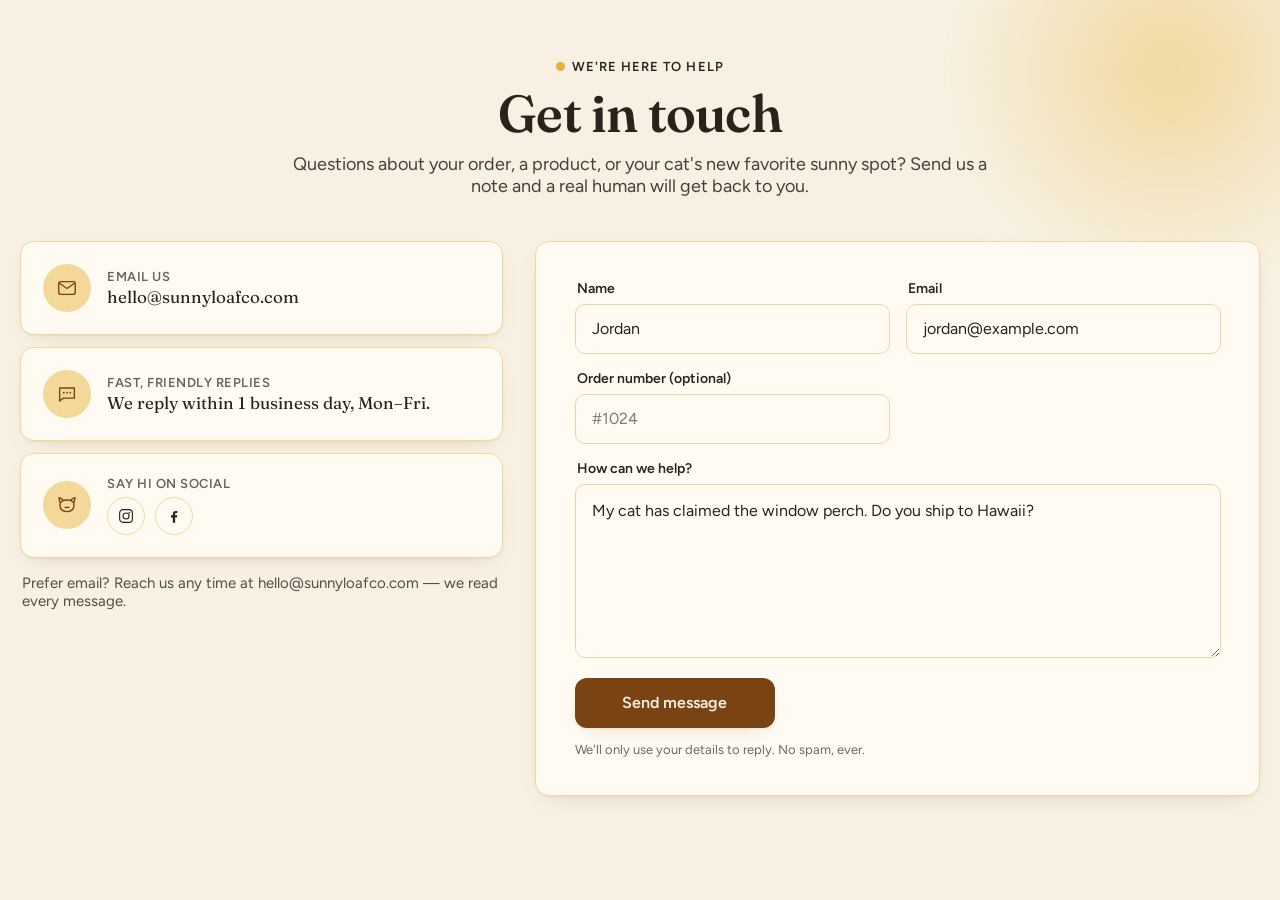
<file: docs/preview/contact.html>
<!doctype html>
<html lang="en"><head><meta charset="utf-8"><meta name="viewport" content="width=device-width, initial-scale=1"><title>Contact preview</title>
<link href="https://fonts.googleapis.com/css2?family=Fraunces:ital,opsz,wght@0,9..144,400;0,9..144,600;1,9..144,400&family=Figtree:wght@400;500;600&display=swap" rel="stylesheet">
<link rel="stylesheet" href="../../assets/sunnyloaf.css">
<style>
 :root{--font-heading--family:'Fraunces',serif;--font-body--family:'Figtree',sans-serif;--font-subheading--family:'Figtree',sans-serif;--page-width:1280px;--page-margin:20px}
 *{box-sizing:border-box}body{margin:0;background:var(--sl-milk);color:var(--sl-charcoal);font-family:var(--font-body--family)}
 h1,h2,h3{font-family:var(--font-heading--family);font-weight:600}
 .button{display:inline-flex;align-items:center;justify-content:center;background:var(--sl-crust);color:var(--sl-milk);border-radius:12px;font-weight:600;text-decoration:none;padding:0 28px;min-height:50px;border:none;font-family:var(--font-body--family);cursor:pointer;font-size:1rem}
 .demo-label{max-width:1280px;margin:28px auto 0;padding:0 20px;font:600 0.8rem/1 'Figtree';letter-spacing:.08em;text-transform:uppercase;color:var(--sl-crust)}
 .bento-demo{max-width:1280px;margin:12px auto 0;padding:0 20px;display:grid;grid-template-columns:repeat(2,1fr);gap:16px}
 .bento-card{position:relative;height:200px;border-radius:22px;overflow:hidden;background:linear-gradient(135deg,#7a4314,#b9803a)}
 .bento-card::after{content:'';position:absolute;inset:0;background:linear-gradient(0deg,rgba(42,35,28,.62),transparent 58%)}
 .sl-bento__label{position:absolute;inset:auto 0 0 0;display:flex;align-items:flex-end;justify-content:space-between;gap:12px;padding:22px;z-index:2}
 .sl-bento__title{margin:0;color:#fffbf3;font-size:1.6rem}
 .sl-bento__count{display:block;margin-top:4px;font-size:.875rem;color:#fffbf3;opacity:.9}
</style></head>
<body class="sl-warm-shadows">

<div class="sl-contact sl-section sl-scheme--light" style="--sl-pad-top:56px;--sl-pad-bottom:84px">
  <span class="sl-contact__glow" aria-hidden="true"></span>
  <div class="sl-container">
    <div class="sl-section-head sl-section-head--center">
      <p class="sl-eyebrow">We're here to help</p>
      <h1 class="sl-heading sl-contact__heading">Get in touch</h1>
      <p class="sl-subheading">Questions about your order, a product, or your cat's new favorite sunny spot? Send us a note and a real human will get back to you.</p>
    </div>
    <div class="sl-contact__grid">
      <aside class="sl-contact__aside">
        <a class="sl-contact__method sl-card sl-card--shadow" href="#">
          <span class="sl-contact__method-icon"><span class="sl-icon"><svg viewBox="0 0 24 24" fill="none" stroke="currentColor" stroke-width="1.5" stroke-linejoin="round"><rect x="3" y="5" width="18" height="14" rx="2"/><path d="M3.5 6.5 12 12.5l8.5-6"/></svg></span></span>
          <span class="sl-contact__method-body"><span class="sl-contact__method-label">Email us</span><span class="sl-contact__method-value">hello@sunnyloafco.com</span></span>
        </a>
        <div class="sl-contact__method sl-card sl-card--shadow">
          <span class="sl-contact__method-icon"><span class="sl-icon"><svg viewBox="0 0 24 24" fill="none" stroke="currentColor" stroke-width="1.5" stroke-linejoin="round"><path d="M4 5.5h16v11H8l-4 3.2z"/><path d="M8.5 10.5h.01M12 10.5h.01M15.5 10.5h.01" stroke-width="2" stroke-linecap="round"/></svg></span></span>
          <span class="sl-contact__method-body"><span class="sl-contact__method-label">Fast, friendly replies</span><span class="sl-contact__method-value">We reply within 1 business day, Mon–Fri.</span></span>
        </div>
        <div class="sl-contact__method sl-card sl-card--shadow">
          <span class="sl-contact__method-icon"><span class="sl-icon"><svg viewBox="0 0 24 24" fill="none" stroke="currentColor" stroke-width="1.5" stroke-linejoin="round"><path d="M4.5 9.5 3.2 4.8c-.1-.5.4-.9.9-.6L8 6.3M19.5 9.5l1.3-4.7c.1-.5-.4-.9-.9-.6L16 6.3"/><path d="M4.5 10.5c0-2.2 3.4-4 7.5-4s7.5 1.8 7.5 4v2.8c0 3.5-3.4 5.9-7.5 5.9s-7.5-2.4-7.5-5.9z"/><path d="M9.3 12.2h.01M14.7 12.2h.01" stroke-width="2"/><path d="M12 14.2c-.7.8-1.8.8-2.5 0M12 14.2c.7.8 1.8.8 2.5 0"/></svg></span></span>
          <span class="sl-contact__method-body"><span class="sl-contact__method-label">Say hi on social</span>
            <span class="sl-contact__social">
              <a href="#" aria-label="Instagram"><span class="sl-icon"><svg viewBox="0 0 24 24" fill="none" stroke="currentColor" stroke-width="1.5"><rect x="3.5" y="3.5" width="17" height="17" rx="4.5"/><circle cx="12" cy="12" r="4"/><circle cx="16.6" cy="7.4" r="1.1" fill="currentColor" stroke="none"/></svg></span></a>
              <a href="#" aria-label="Facebook"><span class="sl-icon"><svg viewBox="0 0 24 24" fill="currentColor"><path d="M13.5 21v-7h2.4l.4-2.9h-2.8V9.3c0-.84.26-1.4 1.46-1.4H16.5V5.3c-.27-.04-1.2-.12-2.27-.12-2.25 0-3.79 1.37-3.79 3.9v2.02H8v2.9h2.44V21z"/></svg></span></a>
            </span>
          </span>
        </div>
        <p class="sl-contact__note">Prefer email? Reach us any time at hello@sunnyloafco.com — we read every message.</p>
      </aside>

      <div class="sl-contact__form-wrap sl-card sl-card--shadow">
        <div class="sl-contact__fields">
          <div class="sl-field sl-field--half"><label>Name</label><input class="sl-input" type="text" value="Jordan"></div>
          <div class="sl-field sl-field--half"><label>Email</label><input class="sl-input" type="email" value="jordan@example.com"></div>
          <div class="sl-field sl-field--half"><label>Order number (optional)</label><input class="sl-input" type="text" placeholder="#1024"></div>
          <div class="sl-field sl-field--full"><label>How can we help?</label><textarea class="sl-input sl-textarea" rows="6">My cat has claimed the window perch. Do you ship to Hawaii?</textarea></div>
        </div>
        <button class="button sl-contact__submit">Send message</button>
        <p class="sl-contact__privacy">We'll only use your details to reply. No spam, ever.</p>
      </div>
    </div>
  </div>
</div>
</body></html>
</file>
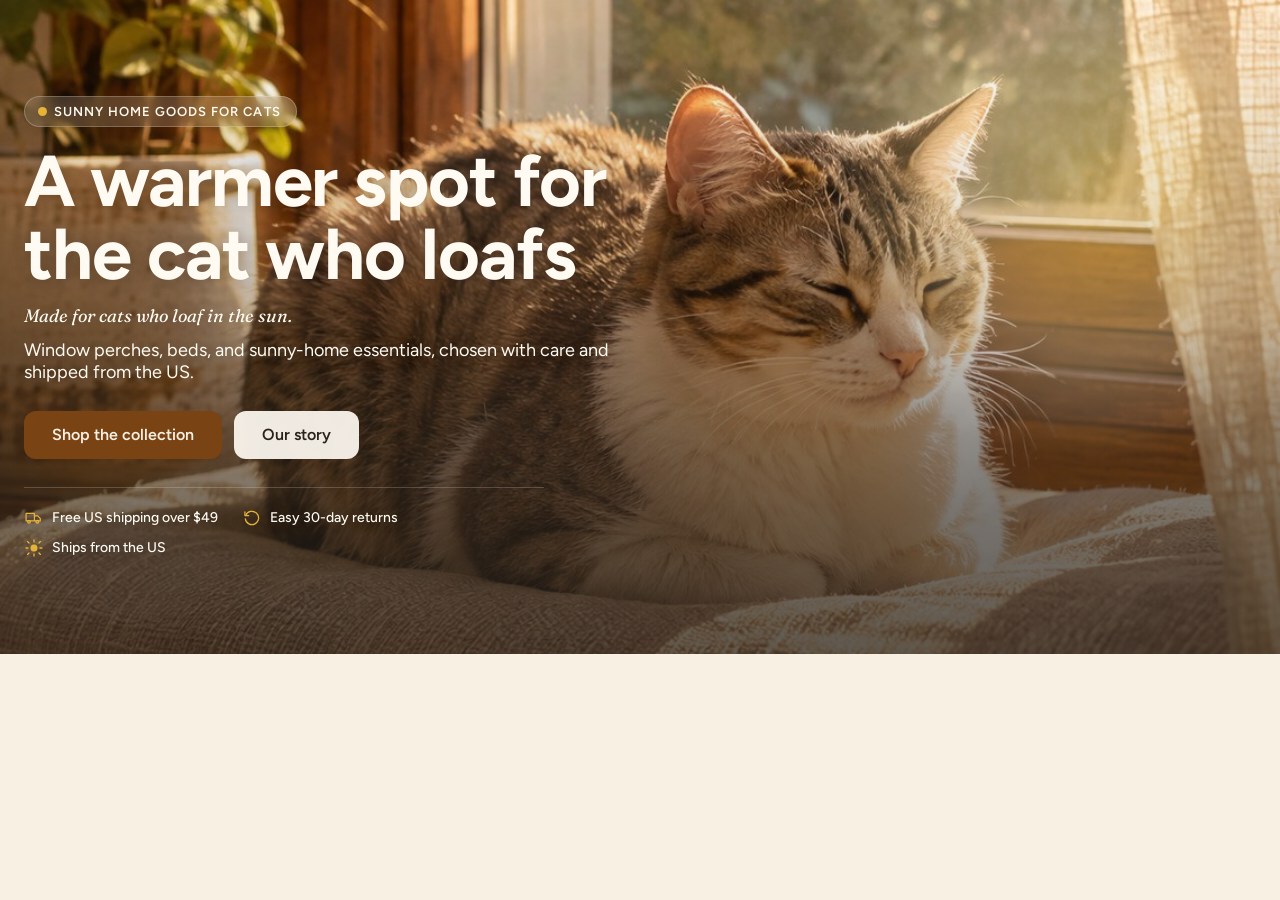
<file: docs/preview/hero.html>
<!doctype html>
<html lang="en"><head><meta charset="utf-8"><meta name="viewport" content="width=device-width, initial-scale=1"><title>Hero preview</title>
<link href="https://fonts.googleapis.com/css2?family=Fraunces:ital,opsz,wght@0,9..144,400;0,9..144,600;1,9..144,400&family=Figtree:wght@400;500;600&display=swap" rel="stylesheet">
<link rel="stylesheet" href="../../assets/sunnyloaf.css">
<style>
 :root{--font-heading--family:'Fraunces',serif;--font-body--family:'Figtree',sans-serif;--font-subheading--family:'Figtree',sans-serif;--page-width:1280px;--page-margin:24px}
 *{box-sizing:border-box}body{margin:0;background:var(--sl-milk);color:var(--sl-charcoal);font-family:var(--font-body--family)}
 .button,.button-secondary{display:inline-flex;align-items:center;justify-content:center;border-radius:12px;font-weight:600;text-decoration:none;padding:0 28px;min-height:48px;border:none;font-family:var(--font-body--family);cursor:pointer;font-size:1rem}
 .button{background:var(--sl-crust);color:var(--sl-milk)}
 .button-secondary{background:rgba(255,251,243,.92);color:var(--sl-charcoal)}
 .sl-hero__heading{color:#fffbf3}
</style></head>
<body class="sl-warm-shadows">
<section class="sl-hero sl-scheme--dark sl-hero--on-media" style="min-height:620px;--sl-hero-height:620px;--sl-hero-height-mobile:600px;--sl-overlay:.42;--sl-v-align:flex-end;--sl-v-align-mobile:flex-end;--sl-h-align:flex-start;--sl-text-align:left;--sl-focal:72% 55%;--sl-focal-mobile:66% 50%;">
  <div class="sl-hero__media"><img src="../../assets/sl-hero-cat.jpg" alt=""></div>
  <div class="sl-hero__overlay"></div>
  <div class="sl-hero__scrim" aria-hidden="true"></div>
  <span class="sl-hero__glow" aria-hidden="true"></span>
  <div class="sl-hero__inner sl-container">
    <div class="sl-hero__content">
      <p class="sl-eyebrow sl-hero__eyebrow">Sunny home goods for cats</p>
      <h1 class="sl-heading sl-hero__heading">A warmer spot for the cat who loafs</h1>
      <p class="sl-subheading sl-hero__tagline">Made for cats who loaf in the sun.</p>
      <p class="sl-subheading">Window perches, beds, and sunny-home essentials, chosen with care and shipped from the US.</p>
      <div class="sl-buttons">
        <a class="button" href="#">Shop the collection</a>
        <a class="button-secondary" href="#">Our story</a>
      </div>
      <ul class="sl-hero__trust" role="list">
        <li><span class="sl-icon"><svg viewBox="0 0 24 24" fill="none" stroke="currentColor" stroke-width="1.5" stroke-linejoin="round" stroke-linecap="round"><path d="M2.5 6.5h10v9h-10zM12.5 9.5h4l3 3v3h-7z"/><circle cx="6" cy="16.5" r="1.6"/><circle cx="16" cy="16.5" r="1.6"/></svg></span><span>Free US shipping over $49</span></li>
        <li><span class="sl-icon"><svg viewBox="0 0 24 24" fill="none" stroke="currentColor" stroke-width="1.5" stroke-linecap="round" stroke-linejoin="round"><path d="M4.5 9A8 8 0 1 1 4 13"/><path d="M3.5 4.5V9H8"/></svg></span><span>Easy 30-day returns</span></li>
        <li><span class="sl-icon"><svg viewBox="0 0 24 24" fill="none" stroke="currentColor" stroke-width="1.6" stroke-linecap="round"><circle cx="12" cy="12" r="4.2" fill="currentColor" stroke="none"/><path d="M12 2.4v2.4M12 19.2v2.4M4.3 4.3l1.7 1.7M18 18l1.7 1.7M2.4 12h2.4M19.2 12h2.4M4.3 19.7l1.7-1.7M18 6l1.7-1.7"/></svg></span><span>Ships from the US</span></li>
      </ul>
    </div>
  </div>
</section>
</body></html>
</file>
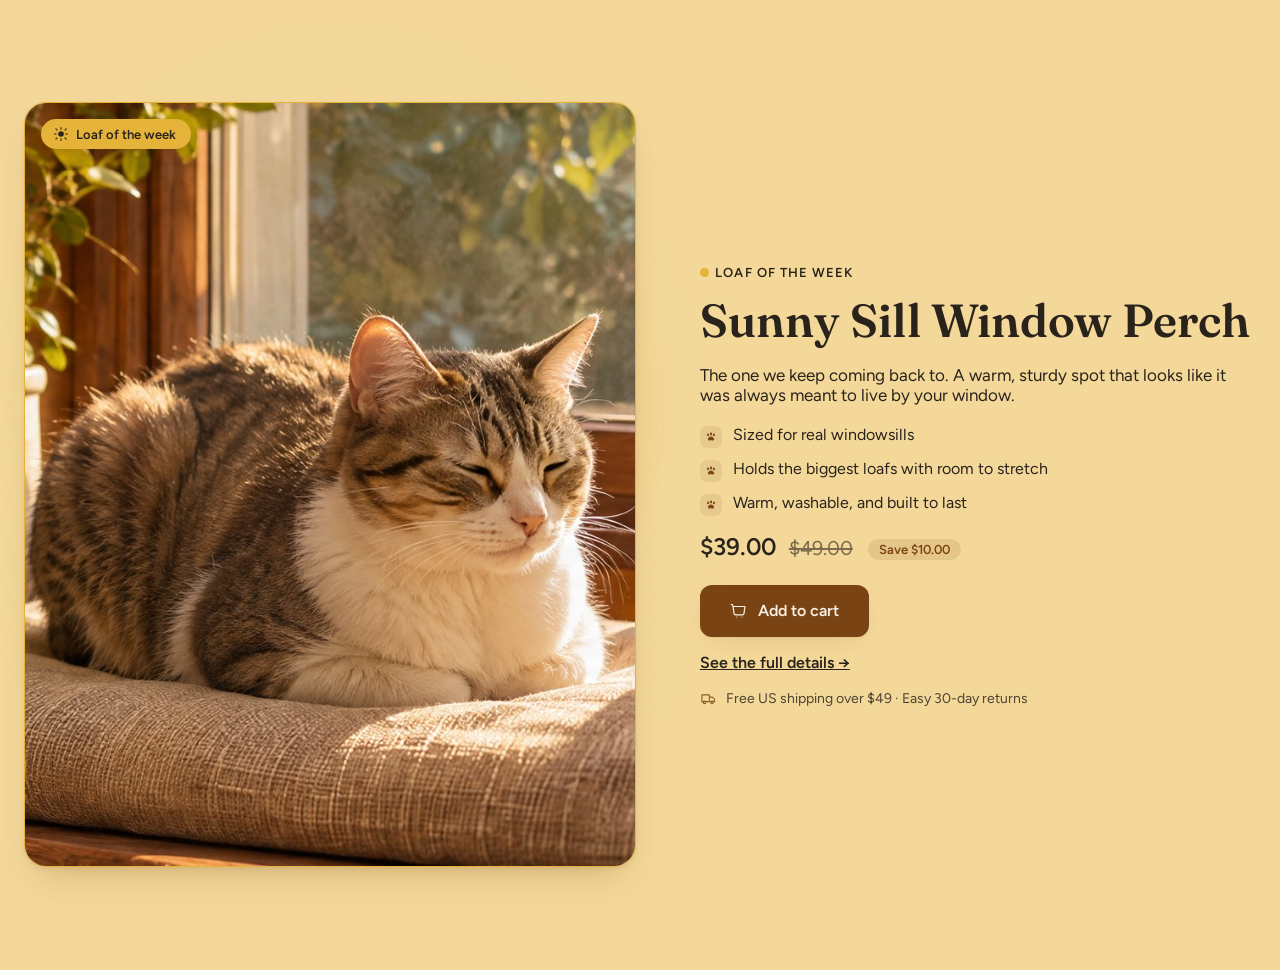
<file: docs/preview/lotw.html>
<!doctype html>
<html lang="en"><head><meta charset="utf-8"><meta name="viewport" content="width=device-width, initial-scale=1"><title>Loaf of the week preview</title>
<link href="https://fonts.googleapis.com/css2?family=Fraunces:ital,opsz,wght@0,9..144,400;0,9..144,600;1,9..144,400&family=Figtree:wght@400;500;600&display=swap" rel="stylesheet">
<link rel="stylesheet" href="../../assets/sunnyloaf.css">
<style>
 :root{--font-heading--family:'Fraunces',serif;--font-body--family:'Figtree',sans-serif;--font-subheading--family:'Figtree',sans-serif;--page-width:1280px;--page-margin:24px}
 *{box-sizing:border-box}body{margin:0;font-family:var(--font-body--family)}
 h2,h3{font-family:var(--font-heading--family);font-weight:600}
 .button{display:inline-flex;align-items:center;justify-content:center;gap:10px;background:var(--sl-crust);color:var(--sl-milk);border-radius:12px;font-weight:600;text-decoration:none;padding:0 30px;min-height:52px;border:none;font-family:var(--font-body--family);cursor:pointer;font-size:1rem}
</style></head>
<body class="sl-warm-shadows">
<section class="sl-section sl-scheme--accent">
  <div class="sl-container">
    <div class="sl-lotw__grid">
      <div class="sl-lotw__media">
        <span class="sl-lotw__glow" aria-hidden="true"></span>
        <div class="sl-lotw__frame">
          <span class="sl-lotw__badge"><span class="sl-icon"><svg viewBox="0 0 24 24" fill="none" stroke="currentColor" stroke-width="1.6" stroke-linecap="round"><circle cx="12" cy="12" r="4.2" fill="currentColor" stroke="none"/><path d="M12 2.4v2.4M12 19.2v2.4M4.3 4.3l1.7 1.7M18 18l1.7 1.7M2.4 12h2.4M19.2 12h2.4M4.3 19.7l1.7-1.7M18 6l1.7-1.7"/></svg></span>Loaf of the week</span>
          <img src="../../assets/sl-hero-cat.jpg" alt="Sunny Sill Window Perch">
        </div>
      </div>
      <div class="sl-lotw__content">
        <p class="sl-eyebrow">Loaf of the week</p>
        <h2 class="sl-lotw__title"><a href="#">Sunny Sill Window Perch</a></h2>
        <p class="sl-lotw__blurb">The one we keep coming back to. A warm, sturdy spot that looks like it was always meant to live by your window.</p>
        <ul class="sl-lotw__features" role="list">
          <li><span class="sl-icon"><svg viewBox="0 0 24 24" fill="currentColor"><ellipse cx="7" cy="8.5" rx="1.7" ry="2.3"/><ellipse cx="12" cy="6.8" rx="1.8" ry="2.5"/><ellipse cx="17" cy="8.5" rx="1.7" ry="2.3"/><path d="M12 11c2.4 0 4.6 1.7 5.2 4 .5 1.9-1 3.4-2.9 3.1-.8-.1-1.5-.4-2.3-.4s-1.5.3-2.3.4C7.8 18.4 6.3 16.9 6.8 15c.6-2.3 2.8-4 5.2-4z"/></svg></span><span>Sized for real windowsills</span></li>
          <li><span class="sl-icon"><svg viewBox="0 0 24 24" fill="currentColor"><ellipse cx="7" cy="8.5" rx="1.7" ry="2.3"/><ellipse cx="12" cy="6.8" rx="1.8" ry="2.5"/><ellipse cx="17" cy="8.5" rx="1.7" ry="2.3"/><path d="M12 11c2.4 0 4.6 1.7 5.2 4 .5 1.9-1 3.4-2.9 3.1-.8-.1-1.5-.4-2.3-.4s-1.5.3-2.3.4C7.8 18.4 6.3 16.9 6.8 15c.6-2.3 2.8-4 5.2-4z"/></svg></span><span>Holds the biggest loafs with room to stretch</span></li>
          <li><span class="sl-icon"><svg viewBox="0 0 24 24" fill="currentColor"><ellipse cx="7" cy="8.5" rx="1.7" ry="2.3"/><ellipse cx="12" cy="6.8" rx="1.8" ry="2.5"/><ellipse cx="17" cy="8.5" rx="1.7" ry="2.3"/><path d="M12 11c2.4 0 4.6 1.7 5.2 4 .5 1.9-1 3.4-2.9 3.1-.8-.1-1.5-.4-2.3-.4s-1.5.3-2.3.4C7.8 18.4 6.3 16.9 6.8 15c.6-2.3 2.8-4 5.2-4z"/></svg></span><span>Warm, washable, and built to last</span></li>
        </ul>
        <p class="sl-lotw__price"><span class="sl-lotw__price-now">$39.00</span> <s>$49.00</s> <span class="sl-lotw__save">Save $10.00</span></p>
        <div class="sl-lotw__buy"><a class="button" href="#"><span class="sl-icon" style="width:18px;height:18px"><svg viewBox="0 0 24 24" fill="none" stroke="currentColor" stroke-width="1.6" stroke-linecap="round" stroke-linejoin="round"><path d="M4 6h16l-1.4 9.5a2 2 0 0 1-2 1.7H7.4a2 2 0 0 1-2-1.7L4 6zM4 6 3.2 3.3H1.5M9 20h.01M16 20h.01"/></svg></span>Add to cart</a></div>
        <a class="sl-lotw__link" href="#">See the full details &rarr;</a>
        <p class="sl-lotw__reassure"><span class="sl-icon"><svg viewBox="0 0 24 24" fill="none" stroke="currentColor" stroke-width="1.5" stroke-linejoin="round" stroke-linecap="round"><path d="M2.5 6.5h10v9h-10zM12.5 9.5h4l3 3v3h-7z"/><circle cx="6" cy="16.5" r="1.6"/><circle cx="16" cy="16.5" r="1.6"/></svg></span><span>Free US shipping over $49 · Easy 30-day returns</span></p>
      </div>
    </div>
  </div>
</section>
</body></html>
</file>
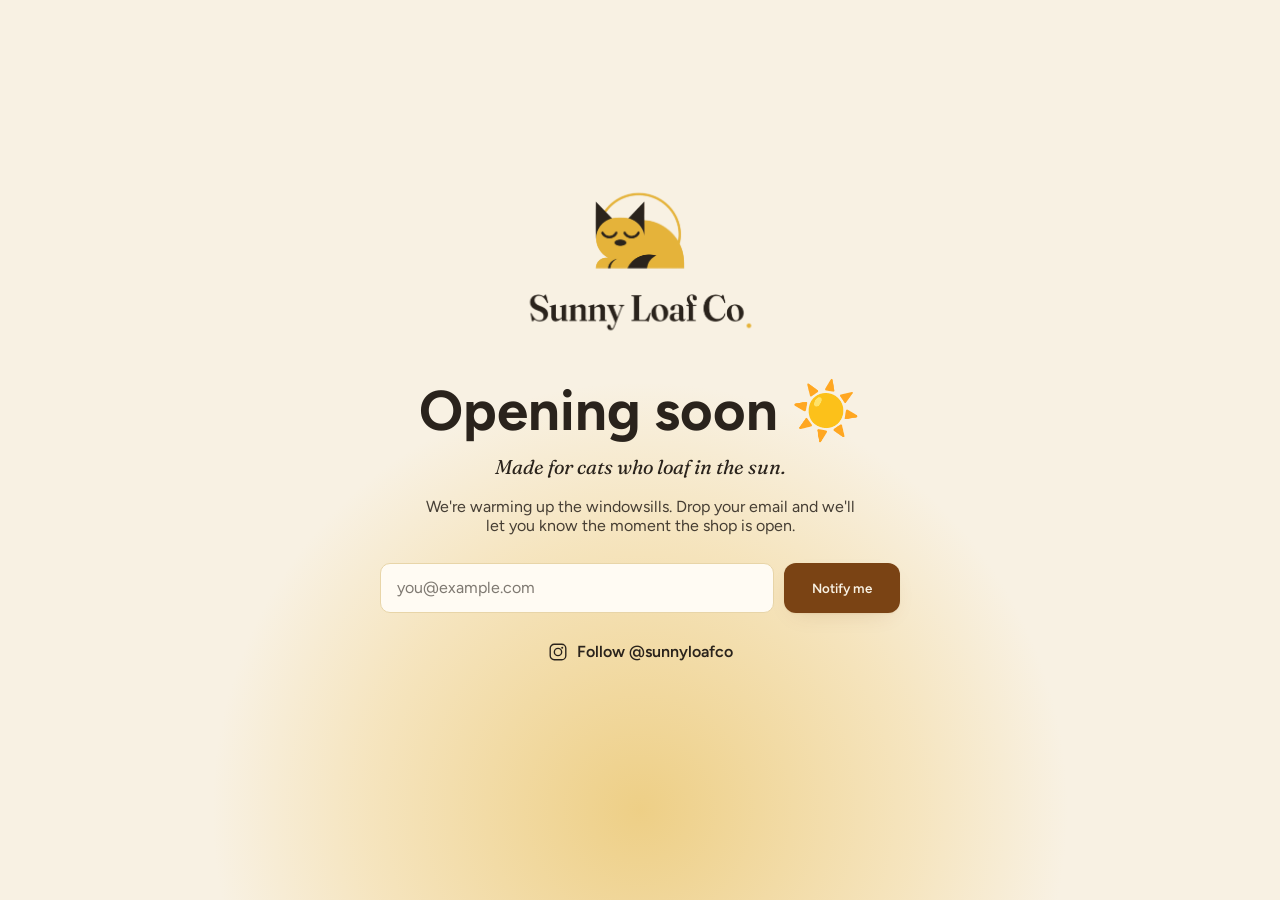
<file: docs/preview/password.html>
<!doctype html>
<html lang="en"><head><meta charset="utf-8"><meta name="viewport" content="width=device-width, initial-scale=1"><title>Password preview</title>
<link href="https://fonts.googleapis.com/css2?family=Fraunces:ital,opsz,wght@0,9..144,400;0,9..144,600;1,9..144,400&family=Figtree:wght@400;500;600&display=swap" rel="stylesheet">
<link rel="stylesheet" href="../../assets/sunnyloaf.css">
<style>
 :root{--font-heading--family:'Fraunces',serif;--font-body--family:'Figtree',sans-serif;--font-subheading--family:'Figtree',sans-serif;--color-input-border:var(--sl-line);--color-input-background:var(--sl-warm-white);--color-input-text:var(--sl-charcoal)}
 *{box-sizing:border-box}body{margin:0;background:var(--sl-milk);color:var(--sl-charcoal);font-family:var(--font-body--family)}
 .button{display:inline-flex;align-items:center;justify-content:center;background:var(--sl-crust);color:var(--sl-milk);border-radius:12px;font-weight:600;text-decoration:none;padding:0 28px;min-height:50px;border:none;font-family:var(--font-body--family);cursor:pointer}
</style></head>
<body class="sl-warm-shadows">
<div class="sl-password sl-scheme--light" style="--sl-logo-width:260px">
  <span class="sl-password__sun"></span>
  <div class="sl-password__inner">
    <img class="sl-password__logo" src="../../assets/lockup-stacked.png" alt="Sunny Loaf Co.">
    <h1 class="sl-password__heading">Opening soon ☀️</h1>
    <p class="sl-password__tagline">Made for cats who loaf in the sun.</p>
    <p class="sl-password__text">We're warming up the windowsills. Drop your email and we'll let you know the moment the shop is open.</p>
    <div class="sl-password__form"><div class="sl-signup__form-row"><input class="sl-input" type="email" placeholder="you@example.com"><button class="button">Notify me</button></div></div>
    <a class="sl-password__social" href="#"><span class="sl-icon"><svg viewBox="0 0 24 24" fill="none" stroke="currentColor" stroke-width="1.5"><rect x="3.5" y="3.5" width="17" height="17" rx="4.5"/><circle cx="12" cy="12" r="4"/><circle cx="16.6" cy="7.4" r="1.1" fill="currentColor" stroke="none"/></svg></span><span>Follow @sunnyloafco</span></a>
  </div>
</div>
</body></html>
</file>
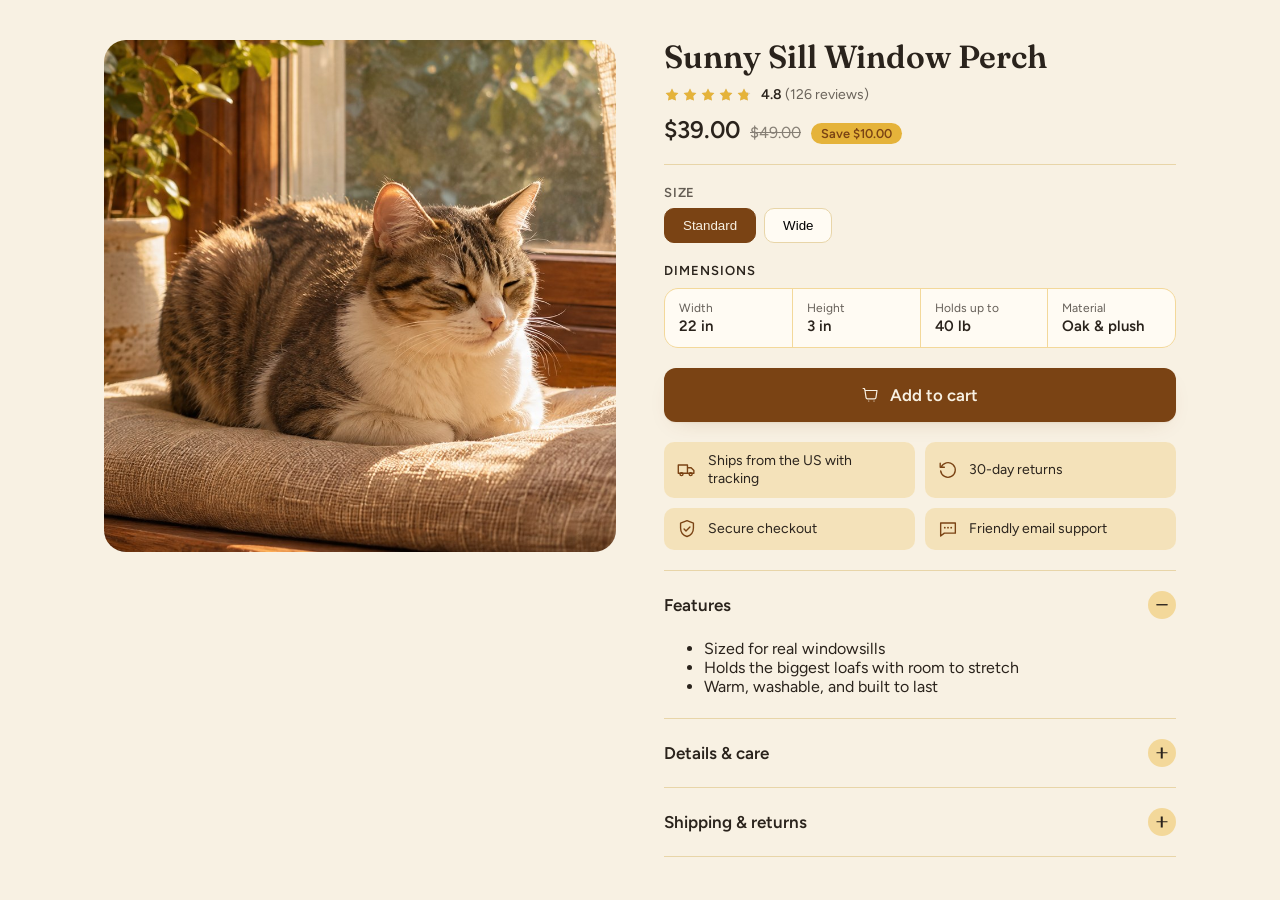
<file: docs/preview/product.html>
<!doctype html>
<html lang="en"><head><meta charset="utf-8"><meta name="viewport" content="width=device-width, initial-scale=1"><title>Product detail preview</title>
<link href="https://fonts.googleapis.com/css2?family=Fraunces:ital,opsz,wght@0,9..144,400;0,9..144,600;1,9..144,400&family=Figtree:wght@400;500;600&display=swap" rel="stylesheet">
<link rel="stylesheet" href="../../assets/sunnyloaf.css">
<style>
 :root{--font-heading--family:'Fraunces',serif;--font-body--family:'Figtree',sans-serif;--font-subheading--family:'Figtree',sans-serif;--page-width:1200px;--page-margin:24px;--color-border:var(--sl-line)}
 *{box-sizing:border-box}body{margin:0;background:var(--sl-milk);color:var(--sl-charcoal);font-family:var(--font-body--family)}
 h1,h2,h3{font-family:var(--font-heading--family);font-weight:600}
 .wrap{max-width:1120px;margin:0 auto;padding:40px 24px;display:grid;gap:48px;align-items:start;grid-template-columns:1fr}
 @media(min-width:900px){.wrap{grid-template-columns:1fr 1fr}}
 .media{aspect-ratio:1;border-radius:var(--sl-radius-lg);overflow:hidden;background:var(--sl-wheat)}
 .media img{width:100%;height:100%;object-fit:cover;display:block}
 .col{display:flex;flex-direction:column;gap:20px}
 .ptitle{margin:0;font-size:clamp(1.8rem,1.2rem+1.6vw,2.4rem);line-height:1.08}
 .price{display:flex;align-items:baseline;gap:10px;margin:0}
 .price .now{font-size:1.5rem;font-weight:600}
 .price s{opacity:.55}
 .save{display:inline-block;padding:3px 10px;border-radius:999px;background:var(--sl-butter);color:var(--sl-crust);font-size:.8rem;font-weight:600}
 .rule{height:1px;background:var(--sl-line);border:0;margin:0}
 .vlabel{font-size:.8125rem;font-weight:600;letter-spacing:.06em;text-transform:uppercase;opacity:.72;margin:0 0 8px}
 .vbtns{display:flex;gap:8px;flex-wrap:wrap}
 .vbtn{padding:9px 18px;border-radius:10px;border:1.5px solid var(--sl-line);background:var(--sl-warm-white);font-weight:500;cursor:pointer}
 .vbtn.on{border-color:var(--sl-crust);background:var(--sl-crust);color:var(--sl-milk)}
 .button{display:inline-flex;align-items:center;justify-content:center;gap:10px;width:100%;background:var(--sl-crust);color:var(--sl-milk);border-radius:12px;font-weight:600;text-decoration:none;padding:0 28px;min-height:54px;border:none;font-family:var(--font-body--family);cursor:pointer;font-size:1.05rem}
</style></head>
<body class="sl-warm-shadows">
<div class="wrap">
  <div class="media"><img src="../../assets/sl-hero-cat.jpg" alt="Sunny Sill Window Perch"></div>
  <div class="col">
    <div style="display:flex;flex-direction:column;gap:10px">
      <h1 class="ptitle">Sunny Sill Window Perch</h1>
      <div class="sl-rating-slot">
        <span class="sl-stars" style="--sl-rating:96%" role="img" aria-label="Rated 4.8 out of 5">
          <span class="sl-stars__track" aria-hidden="true"><svg class="sl-stars__star" viewBox="0 0 24 24" fill="currentColor"><path d="M12 2.2l2.95 5.98 6.6.96-4.77 4.65 1.13 6.57L12 17.98 6.09 20.34l1.13-6.57L2.45 9.12l6.6-.96z"/></svg><svg class="sl-stars__star" viewBox="0 0 24 24" fill="currentColor"><path d="M12 2.2l2.95 5.98 6.6.96-4.77 4.65 1.13 6.57L12 17.98 6.09 20.34l1.13-6.57L2.45 9.12l6.6-.96z"/></svg><svg class="sl-stars__star" viewBox="0 0 24 24" fill="currentColor"><path d="M12 2.2l2.95 5.98 6.6.96-4.77 4.65 1.13 6.57L12 17.98 6.09 20.34l1.13-6.57L2.45 9.12l6.6-.96z"/></svg><svg class="sl-stars__star" viewBox="0 0 24 24" fill="currentColor"><path d="M12 2.2l2.95 5.98 6.6.96-4.77 4.65 1.13 6.57L12 17.98 6.09 20.34l1.13-6.57L2.45 9.12l6.6-.96z"/></svg><svg class="sl-stars__star" viewBox="0 0 24 24" fill="currentColor"><path d="M12 2.2l2.95 5.98 6.6.96-4.77 4.65 1.13 6.57L12 17.98 6.09 20.34l1.13-6.57L2.45 9.12l6.6-.96z"/></svg></span>
          <span class="sl-stars__fill" aria-hidden="true"><svg class="sl-stars__star" viewBox="0 0 24 24" fill="currentColor"><path d="M12 2.2l2.95 5.98 6.6.96-4.77 4.65 1.13 6.57L12 17.98 6.09 20.34l1.13-6.57L2.45 9.12l6.6-.96z"/></svg><svg class="sl-stars__star" viewBox="0 0 24 24" fill="currentColor"><path d="M12 2.2l2.95 5.98 6.6.96-4.77 4.65 1.13 6.57L12 17.98 6.09 20.34l1.13-6.57L2.45 9.12l6.6-.96z"/></svg><svg class="sl-stars__star" viewBox="0 0 24 24" fill="currentColor"><path d="M12 2.2l2.95 5.98 6.6.96-4.77 4.65 1.13 6.57L12 17.98 6.09 20.34l1.13-6.57L2.45 9.12l6.6-.96z"/></svg><svg class="sl-stars__star" viewBox="0 0 24 24" fill="currentColor"><path d="M12 2.2l2.95 5.98 6.6.96-4.77 4.65 1.13 6.57L12 17.98 6.09 20.34l1.13-6.57L2.45 9.12l6.6-.96z"/></svg><svg class="sl-stars__star" viewBox="0 0 24 24" fill="currentColor"><path d="M12 2.2l2.95 5.98 6.6.96-4.77 4.65 1.13 6.57L12 17.98 6.09 20.34l1.13-6.57L2.45 9.12l6.6-.96z"/></svg></span>
        </span>
        <span class="sl-rating-slot__meta"><strong>4.8</strong> <span>(126 reviews)</span></span>
      </div>
      <p class="price"><span class="now">$39.00</span> <s>$49.00</s> <span class="save">Save $10.00</span></p>
    </div>
    <hr class="rule">
    <div>
      <p class="vlabel">Size</p>
      <div class="vbtns"><button class="vbtn on">Standard</button><button class="vbtn">Wide</button></div>
    </div>
    <div class="sl-specs">
      <p class="sl-specs__title">Dimensions</p>
      <dl class="sl-specs__list">
        <div class="sl-specs__item"><dt>Width</dt><dd>22 in</dd></div>
        <div class="sl-specs__item"><dt>Height</dt><dd>3 in</dd></div>
        <div class="sl-specs__item"><dt>Holds up to</dt><dd>40 lb</dd></div>
        <div class="sl-specs__item"><dt>Material</dt><dd>Oak &amp; plush</dd></div>
      </dl>
    </div>
    <a class="button" href="#"><span class="sl-icon" style="width:18px;height:18px"><svg viewBox="0 0 24 24" fill="none" stroke="currentColor" stroke-width="1.6" stroke-linecap="round" stroke-linejoin="round"><path d="M4 6h16l-1.4 9.5a2 2 0 0 1-2 1.7H7.4a2 2 0 0 1-2-1.7L4 6zM4 6 3.2 3.3H1.5M9 20h.01M16 20h.01"/></svg></span>Add to cart</a>
    <ul class="sl-badges" style="--sl-columns:2">
      <li class="sl-badges__item"><span class="sl-icon"><svg viewBox="0 0 24 24" fill="none" stroke="currentColor" stroke-width="1.5" stroke-linejoin="round" stroke-linecap="round"><path d="M2.5 6.5h10v9h-10zM12.5 9.5h4l3 3v3h-7z"/><circle cx="6" cy="16.5" r="1.6"/><circle cx="16" cy="16.5" r="1.6"/></svg></span><span>Ships from the US with tracking</span></li>
      <li class="sl-badges__item"><span class="sl-icon"><svg viewBox="0 0 24 24" fill="none" stroke="currentColor" stroke-width="1.5" stroke-linecap="round" stroke-linejoin="round"><path d="M4.5 9A8 8 0 1 1 4 13"/><path d="M3.5 4.5V9H8"/></svg></span><span>30-day returns</span></li>
      <li class="sl-badges__item"><span class="sl-icon"><svg viewBox="0 0 24 24" fill="none" stroke="currentColor" stroke-width="1.5" stroke-linejoin="round"><path d="M12 2.8 19 5.5v5.3c0 4.6-3 8.1-7 9.4-4-1.3-7-4.8-7-9.4V5.5z"/><path d="M8.8 12l2.1 2.1 4.3-4.3" stroke-linecap="round"/></svg></span><span>Secure checkout</span></li>
      <li class="sl-badges__item"><span class="sl-icon"><svg viewBox="0 0 24 24" fill="none" stroke="currentColor" stroke-width="1.5" stroke-linejoin="round"><path d="M4 5.5h16v11H8l-4 3.2z"/><path d="M8.5 10.5h.01M12 10.5h.01M15.5 10.5h.01" stroke-width="2" stroke-linecap="round"/></svg></span><span>Friendly email support</span></li>
    </ul>
    <div class="sl-faq__list">
      <details class="sl-faq__item" open><summary><span>Features</span><span class="sl-faq__icon" aria-hidden="true"></span></summary><div class="sl-faq__answer sl-rte rte"><ul><li>Sized for real windowsills</li><li>Holds the biggest loafs with room to stretch</li><li>Warm, washable, and built to last</li></ul></div></details>
      <details class="sl-faq__item"><summary><span>Details &amp; care</span><span class="sl-faq__icon" aria-hidden="true"></span></summary><div class="sl-faq__answer sl-rte rte"><p>Wipe clean with a damp cloth. Check weight limits before use.</p></div></details>
      <details class="sl-faq__item"><summary><span>Shipping &amp; returns</span><span class="sl-faq__icon" aria-hidden="true"></span></summary><div class="sl-faq__answer sl-rte rte"><p>Ships from the US with tracking. 30-day returns in original condition.</p></div></details>
    </div>
  </div>
</div>
</body></html>
</file>
<file: assets/sunnyloaf.css>
/*
 * Sunny Loaf Co. brand layer for the Horizon theme.
 * Loaded after base.css. Holds the three colour schemes, warm shadows and the
 * styles for every custom `sl-*` section and block.
 */

:root {
  --sl-milk: #f8f1e3;
  --sl-milk-rgb: 248 241 227;
  --sl-charcoal: #2a231c;
  --sl-charcoal-rgb: 42 35 28;
  --sl-crust: #7a4314;
  --sl-crust-rgb: 122 67 20;
  --sl-butter: #e5b33a;
  --sl-butter-rgb: 229 179 58;
  --sl-wheat: #f3d89a;
  --sl-wheat-rgb: 243 216 154;
  --sl-warm-white: #fffbf3;
  --sl-line: #e8d5a8;
  --sl-radius-sm: 10px;
  --sl-radius: 14px;
  --sl-radius-lg: 22px;
  --sl-shadow: 0 1px 2px rgb(var(--sl-crust-rgb) / 0.06), 0 8px 24px -12px rgb(var(--sl-crust-rgb) / 0.22);
  --sl-shadow-lift: 0 2px 4px rgb(var(--sl-crust-rgb) / 0.08), 0 18px 36px -16px rgb(var(--sl-crust-rgb) / 0.3);
  --sl-section-space: clamp(48px, 8vw, 104px);
  --sl-gap: clamp(12px, 2vw, 24px);
}

/* ---------- Colour schemes ---------- */
.sl-scheme--light,
.sl-scheme--accent,
.sl-scheme--dark {
  color: var(--color-foreground);
  background-color: var(--color-background);
}

.sl-scheme--light {
  --color-background: var(--sl-milk);
  --color-background-rgb: var(--sl-milk-rgb);
  --color: var(--sl-charcoal);
  --color-foreground: var(--sl-charcoal);
  --color-foreground-rgb: var(--sl-charcoal-rgb);
  --color-border: var(--sl-wheat);
  --color-border-rgb: var(--sl-wheat-rgb);
  --sl-card-bg: var(--sl-warm-white);
}

.sl-scheme--accent {
  --color-background: var(--sl-wheat);
  --color-background-rgb: var(--sl-wheat-rgb);
  --color: var(--sl-charcoal);
  --color-foreground: var(--sl-charcoal);
  --color-foreground-rgb: var(--sl-charcoal-rgb);
  --color-border: var(--sl-butter);
  --color-border-rgb: var(--sl-butter-rgb);
  --sl-card-bg: var(--sl-milk);
}

.sl-scheme--dark {
  --color-background: var(--sl-charcoal);
  --color-background-rgb: var(--sl-charcoal-rgb);
  --color: var(--sl-milk);
  --color-foreground: var(--sl-milk);
  --color-foreground-rgb: var(--sl-milk-rgb);
  --color-border: rgb(var(--sl-milk-rgb) / 0.18);
  --color-border-rgb: var(--sl-milk-rgb);
  --color-primary-button-border: var(--sl-butter);
  --color-secondary-button-background: transparent;
  --color-secondary-button-text: var(--sl-milk);
  --color-secondary-button-border: var(--sl-butter);
  --color-secondary-button-hover-background: rgb(var(--sl-butter-rgb) / 0.16);
  --color-secondary-button-hover-text: var(--sl-milk);
  --color-secondary-button-hover-border: var(--sl-butter);
  --color-input-background: rgb(var(--sl-milk-rgb) / 0.08);
  --color-input-text: var(--sl-milk);
  --color-input-border: rgb(var(--sl-milk-rgb) / 0.3);
  --sl-card-bg: rgb(var(--sl-milk-rgb) / 0.06);
}

.sl-scheme--dark a:not(.button, .button-secondary):hover {
  color: var(--sl-butter);
}

/* Warm shadows (Theme settings > Sunny Loaf) */
.sl-warm-shadows :is(.button, .add-to-cart-button):not(.button-unstyled, .button-secondary) {
  box-shadow: var(--sl-shadow);
}

.sl-warm-shadows :is(.product-card, .sl-card) {
  transition: box-shadow 0.25s ease, transform 0.25s ease;
}

@media (any-pointer: fine) {
  .sl-warm-shadows .sl-card--shadow:hover {
    transform: translateY(-3px);
    box-shadow: var(--sl-shadow-lift);
  }
}

/* Sun Butter as a highlight and hover only */
::selection {
  background: var(--sl-wheat);
  color: var(--sl-charcoal);
}

:focus-visible {
  outline-color: var(--sl-crust);
}

/* ---------- Shared building blocks ---------- */
.sl-section {
  padding-block: var(--sl-pad-top, var(--sl-section-space)) var(--sl-pad-bottom, var(--sl-section-space));
}

.sl-container {
  width: 100%;
  max-width: var(--page-width, 1280px);
  margin-inline: auto;
  padding-inline: var(--page-margin, 16px);
}

.sl-eyebrow {
  display: inline-flex;
  align-items: center;
  gap: 0.5em;
  margin: 0 0 12px;
  font-family: var(--font-subheading--family);
  font-weight: 600;
  font-size: 0.8125rem;
  letter-spacing: 0.08em;
  text-transform: uppercase;
}

.sl-eyebrow::before {
  content: '';
  width: 0.7em;
  height: 0.7em;
  border-radius: 50%;
  background: var(--sl-butter);
  flex: none;
}

.sl-heading {
  margin: 0;
  letter-spacing: -0.015em;
  text-wrap: balance;
}

.sl-subheading {
  margin: 12px 0 0;
  max-width: 60ch;
  font-size: clamp(1rem, 0.95rem + 0.3vw, 1.125rem);
  opacity: 0.86;
  text-wrap: pretty;
}

.sl-section-head {
  margin-bottom: clamp(24px, 4vw, 44px);
}

.sl-section-head--center {
  text-align: center;
}

.sl-section-head--center .sl-subheading {
  margin-inline: auto;
}

.sl-rte > :first-child {
  margin-top: 0;
}

.sl-rte > :last-child {
  margin-bottom: 0;
}

.sl-card {
  background: var(--sl-card-bg, var(--sl-warm-white));
  border: 1px solid var(--color-border);
  border-radius: var(--sl-radius);
}

.sl-warm-shadows .sl-card--shadow {
  box-shadow: var(--sl-shadow);
}

.sl-icon {
  display: inline-flex;
  align-items: center;
  justify-content: center;
  width: var(--sl-icon-size, 44px);
  height: var(--sl-icon-size, 44px);
  flex: none;
}

.sl-icon svg,
.sl-icon img {
  width: 100%;
  height: 100%;
  object-fit: contain;
}

.sl-buttons {
  display: flex;
  flex-wrap: wrap;
  gap: 12px;
  margin-top: 28px;
}

.sl-buttons .button,
.sl-buttons .button-secondary {
  min-height: 48px;
  padding-inline: 28px;
}

.sl-placeholder-note {
  display: inline-block;
  margin-bottom: 8px;
  padding: 2px 10px;
  border-radius: 100px;
  background: var(--sl-butter);
  color: var(--sl-charcoal);
  font-size: 0.75rem;
  font-weight: 600;
}

.sl-editor-note {
  padding: 16px;
  border: 1px dashed var(--sl-crust);
  border-radius: var(--sl-radius-sm);
  font-size: 0.875rem;
}

.sl-visually-hidden {
  position: absolute !important;
  width: 1px;
  height: 1px;
  overflow: hidden;
  clip: rect(0 0 0 0);
  white-space: nowrap;
}

/* ---------- Hero ---------- */
.sl-hero {
  position: relative;
  display: grid;
  min-height: var(--sl-hero-height-mobile, 78svh);
  overflow: hidden;
  isolation: isolate;
}

@media screen and (min-width: 750px) {
  .sl-hero {
    min-height: var(--sl-hero-height, 72vh);
  }
}

.sl-hero__media {
  position: absolute;
  inset: 0;
  z-index: -2;
}

.sl-hero__media img,
.sl-hero__media video {
  width: 100%;
  height: 100%;
  object-fit: cover;
  object-position: var(--sl-focal, center);
}

@media screen and (max-width: 749px) {
  .sl-hero__media img,
  .sl-hero__media video {
    object-position: var(--sl-focal-mobile, var(--sl-focal, center));
  }

  .sl-hero__media--has-mobile .sl-hero__img--desktop {
    display: none;
  }
}

@media screen and (min-width: 750px) {
  .sl-hero__img--mobile {
    display: none;
  }
}

.sl-hero__overlay {
  position: absolute;
  inset: 0;
  z-index: -1;
  background: linear-gradient(
    var(--sl-overlay-direction, 0deg),
    rgb(var(--sl-charcoal-rgb) / var(--sl-overlay, 0.35)) 0%,
    rgb(var(--sl-charcoal-rgb) / calc(var(--sl-overlay, 0.35) * 0.35)) 60%,
    transparent 100%
  );
}

.sl-hero__inner {
  display: flex;
  flex-direction: column;
  justify-content: var(--sl-v-align-mobile, flex-end);
  align-items: var(--sl-h-align, flex-start);
  text-align: var(--sl-text-align, left);
  padding-block: clamp(40px, 8vw, 96px);
}

@media screen and (min-width: 750px) {
  .sl-hero__inner {
    justify-content: var(--sl-v-align, center);
  }
}

.sl-hero__content {
  max-width: 640px;
}

/* Split hero: text beside a framed product photo (photo first on phones) */
.sl-hero--split {
  display: block;
  min-height: 0;
  padding-block: clamp(28px, 6vw, 88px);
}

.sl-hero__split {
  position: relative;
  display: grid;
  gap: clamp(24px, 4vw, 64px);
  align-items: center;
  text-align: var(--sl-text-align, left);
}

.sl-hero__visual {
  order: -1;
}

.sl-hero__frame {
  aspect-ratio: 1;
  overflow: hidden;
  border-radius: var(--sl-radius-lg);
  box-shadow: var(--sl-shadow-lift);
  background: rgb(var(--sl-milk-rgb) / 0.08);
}

.sl-hero__frame img {
  display: block;
  width: 100%;
  height: 100%;
  object-fit: cover;
}

@media screen and (min-width: 900px) {
  .sl-hero__split {
    grid-template-columns: minmax(0, 1.05fr) minmax(0, 0.95fr);
  }

  .sl-hero__visual {
    order: 0;
  }
}

@media screen and (max-width: 899px) {
  .sl-hero--split .sl-hero__heading {
    font-size: clamp(2.125rem, 1.4rem + 4vw, 3rem);
  }

  .sl-hero__frame {
    max-height: 62svh;
    aspect-ratio: 4 / 3.4;
  }
}

.sl-hero--on-media {
  color: var(--sl-warm-white);
}

.sl-hero--on-media .sl-hero__heading,
.sl-hero--on-media .sl-subheading {
  color: var(--sl-warm-white);
  text-shadow: 0 1px 18px rgb(var(--sl-charcoal-rgb) / 0.35);
}

.sl-hero--on-media .sl-eyebrow {
  color: var(--sl-warm-white);
}

.sl-hero__heading {
  font-size: clamp(2.375rem, 1.6rem + 3.8vw, 4.5rem);
  line-height: 1.02;
}

.sl-hero__tagline {
  font-family: var(--font-heading--family);
  font-style: italic;
  font-weight: 400;
}

.sl-hero--on-media .button-secondary {
  --color-secondary-button-background: rgb(var(--sl-milk-rgb) / 0.92);
  --color-secondary-button-text: var(--sl-charcoal);
  --color-secondary-button-border: transparent;
  -webkit-backdrop-filter: blur(4px);
  backdrop-filter: blur(4px);
}

/* Depth scrim — anchors text legibility over any photo */
.sl-hero__scrim {
  position: absolute;
  inset: 0;
  z-index: -1;
  pointer-events: none;
  background:
    radial-gradient(130% 90% at 50% -10%, transparent 42%, rgb(var(--sl-charcoal-rgb) / 0.28) 100%),
    linear-gradient(0deg, rgb(var(--sl-charcoal-rgb) / 0.4) 0%, transparent 52%);
}

/* Sun-flare glow — the Sunny Loaf motif */
.sl-hero__glow {
  position: absolute;
  top: -14%;
  inset-inline-end: -8%;
  width: min(62vw, 560px);
  aspect-ratio: 1;
  z-index: -1;
  pointer-events: none;
  border-radius: 50%;
  background: radial-gradient(
    circle,
    rgb(var(--sl-butter-rgb) / 0.6) 0%,
    rgb(var(--sl-wheat-rgb) / 0.32) 42%,
    transparent 70%
  );
  filter: blur(8px);
}

.sl-hero--on-media .sl-hero__glow {
  mix-blend-mode: screen;
}

/* Eyebrow as a soft chip */
.sl-hero__eyebrow {
  padding: 7px 15px 7px 13px;
  border-radius: 100px;
  background: rgb(var(--sl-crust-rgb) / 0.1);
  margin-bottom: 18px;
}

.sl-hero--on-media .sl-hero__eyebrow {
  background: rgb(var(--sl-milk-rgb) / 0.16);
  border: 1px solid rgb(var(--sl-milk-rgb) / 0.24);
  -webkit-backdrop-filter: blur(10px);
  backdrop-filter: blur(10px);
}

/* Trust strip under the CTAs */
.sl-hero__trust {
  display: flex;
  flex-wrap: wrap;
  gap: 10px 24px;
  margin: 28px 0 0;
  padding: 20px 0 0;
  list-style: none;
  border-top: 1px solid var(--color-border);
  max-width: 520px;
}

.sl-hero--on-media .sl-hero__trust {
  border-top-color: rgb(var(--sl-milk-rgb) / 0.2);
  color: var(--sl-warm-white);
  text-shadow: 0 1px 12px rgb(var(--sl-charcoal-rgb) / 0.4);
}

.sl-hero__trust li {
  display: inline-flex;
  align-items: center;
  gap: 8px;
  margin: 0;
  font-size: 0.875rem;
  font-weight: 500;
}

.sl-hero__trust .sl-icon {
  width: 20px;
  height: 20px;
  flex: none;
  color: var(--sl-butter);
}

@media (prefers-reduced-motion: no-preference) {
  .sl-hero__content > * {
    animation: sl-hero-rise 0.7s cubic-bezier(0.2, 0.7, 0.2, 1) both;
  }
  .sl-hero__heading { animation-delay: 0.06s; }
  .sl-hero__tagline { animation-delay: 0.1s; }
  .sl-hero__content .sl-subheading:last-of-type { animation-delay: 0.14s; }
  .sl-hero .sl-buttons { animation-delay: 0.18s; }
  .sl-hero__trust { animation-delay: 0.24s; }
}

@keyframes sl-hero-rise {
  from { opacity: 0; transform: translateY(14px); }
  to { opacity: 1; transform: translateY(0); }
}

/* ---------- Benefits ("Why cats love it") ---------- */
.sl-benefits__grid {
  display: grid;
  grid-template-columns: repeat(2, minmax(0, 1fr));
  gap: var(--sl-gap);
}

@media screen and (min-width: 990px) {
  .sl-benefits__grid {
    grid-template-columns: repeat(var(--sl-columns, 4), minmax(0, 1fr));
  }
}

.sl-benefit {
  padding: clamp(18px, 2.4vw, 28px);
  display: flex;
  flex-direction: column;
  gap: 12px;
}

.sl-benefit__title {
  margin: 0;
  font-size: clamp(1.125rem, 1rem + 0.4vw, 1.375rem);
}

.sl-benefit__text {
  margin: 0;
  font-size: 0.9375rem;
  opacity: 0.86;
}

.sl-benefit .sl-icon {
  box-sizing: border-box;
  width: 52px;
  height: 52px;
  padding: 13px;
  margin-bottom: 4px;
  border-radius: 16px;
  background: var(--sl-wheat);
  color: var(--sl-crust);
}

.sl-scheme--dark .sl-benefit .sl-icon {
  background: rgb(var(--sl-butter-rgb) / 0.16);
  color: var(--sl-butter);
}

/* ---------- Bento collections ---------- */
.sl-bento {
  display: grid;
  gap: var(--sl-gap);
  grid-template-columns: repeat(2, minmax(0, 1fr));
  grid-auto-rows: minmax(180px, 46vw);
}

.sl-bento__item:first-child {
  grid-column: span 2;
}

@media screen and (min-width: 750px) {
  .sl-bento {
    grid-template-columns: repeat(4, minmax(0, 1fr));
    grid-auto-rows: minmax(220px, 21vw);
    max-height: none;
  }

  .sl-bento__item:first-child {
    grid-column: span 2;
    grid-row: span 2;
  }

  .sl-bento--count-2 .sl-bento__item {
    grid-column: span 2;
    grid-row: span 2;
  }

  .sl-bento--count-3 .sl-bento__item:not(:first-child),
  .sl-bento--count-4 .sl-bento__item:nth-child(2) {
    grid-column: span 2;
  }
}

@media screen and (min-width: 1400px) {
  .sl-bento {
    grid-auto-rows: 290px;
  }
}

.sl-bento__item {
  position: relative;
  display: block;
  overflow: hidden;
  border-radius: var(--sl-radius-lg);
  background: var(--sl-wheat);
  color: var(--sl-warm-white);
  text-decoration: none;
  isolation: isolate;
}

.sl-bento__item img,
.sl-bento__item .sl-bento__placeholder {
  position: absolute;
  inset: 0;
  width: 100%;
  height: 100%;
  object-fit: cover;
  z-index: -2;
  transition: transform 0.6s cubic-bezier(0.2, 0.7, 0.2, 1);
}

.sl-bento__placeholder {
  fill: rgb(var(--sl-charcoal-rgb) / 0.25);
  background: var(--sl-wheat);
}

.sl-bento__item::after {
  content: '';
  position: absolute;
  inset: 0;
  z-index: -1;
  background: linear-gradient(0deg, rgb(var(--sl-charcoal-rgb) / 0.62), transparent 58%);
}

.sl-bento__item:hover img {
  transform: scale(1.04);
}

.sl-bento__label {
  position: absolute;
  inset: auto 0 0 0;
  display: flex;
  align-items: flex-end;
  justify-content: space-between;
  gap: 12px;
  padding: clamp(14px, 2.2vw, 26px);
}

.sl-bento__title {
  margin: 0;
  color: inherit;
  font-size: clamp(1.25rem, 1rem + 1vw, 1.875rem);
}

.sl-bento__item:first-child .sl-bento__title {
  font-size: clamp(1.5rem, 1.1rem + 1.6vw, 2.5rem);
}

.sl-bento__count {
  display: block;
  margin-top: 4px;
  font-size: 0.875rem;
  opacity: 0.9;
}

.sl-bento__arrow {
  display: grid;
  place-items: center;
  width: 40px;
  height: 40px;
  flex: none;
  border-radius: 50%;
  background: var(--sl-milk);
  color: var(--sl-charcoal);
  transition: background 0.2s ease;
}

.sl-bento__item:hover .sl-bento__arrow {
  background: var(--sl-butter);
}

.sl-bento__arrow .sl-icon {
  width: 18px;
  height: 18px;
}

.sl-bento__arrow svg {
  width: 100%;
  height: 100%;
}

/* ---------- Loaf of the week ---------- */
.sl-lotw__grid {
  display: grid;
  gap: clamp(24px, 5vw, 72px);
  align-items: center;
}

@media screen and (min-width: 750px) {
  .sl-lotw__grid {
    grid-template-columns: minmax(0, 1.1fr) minmax(0, 1fr);
  }

  .sl-lotw--image-right .sl-lotw__media {
    order: 2;
  }
}

.sl-lotw__media {
  position: relative;
  isolation: isolate;
}

.sl-lotw__glow {
  position: absolute;
  inset: -8% -10% -10% -8%;
  z-index: -1;
  border-radius: 50%;
  background: radial-gradient(
    circle at 60% 40%,
    rgb(var(--sl-butter-rgb) / 0.45) 0%,
    rgb(var(--sl-wheat-rgb) / 0.3) 40%,
    transparent 68%
  );
  filter: blur(10px);
}

.sl-lotw__frame {
  position: relative;
  overflow: hidden;
  border-radius: var(--sl-radius-lg);
  aspect-ratio: 4 / 5;
  background: var(--sl-card-bg, var(--sl-warm-white));
  border: 1px solid var(--color-border);
  box-shadow: var(--sl-shadow-lift);
}

.sl-lotw__frame img {
  width: 100%;
  height: 100%;
  object-fit: cover;
}

.sl-lotw__placeholder {
  display: flex;
  flex-direction: column;
  align-items: center;
  justify-content: center;
  gap: 10px;
  width: 100%;
  height: 100%;
  color: rgb(var(--sl-crust-rgb) / 0.55);
  background: var(--sl-wheat);
  font-weight: 600;
  letter-spacing: 0.02em;
}

.sl-lotw__placeholder .sl-icon {
  width: 56px;
  height: 56px;
}

.sl-lotw__badge {
  position: absolute;
  top: 16px;
  left: 16px;
  z-index: 1;
  display: inline-flex;
  align-items: center;
  gap: 7px;
  padding: 7px 15px 7px 12px;
  border-radius: 100px;
  background: var(--sl-butter);
  color: var(--sl-charcoal);
  font-weight: 600;
  font-size: 0.8125rem;
  box-shadow: 0 6px 16px -8px rgb(var(--sl-crust-rgb) / 0.5);
}

.sl-lotw__badge .sl-icon {
  width: 16px;
  height: 16px;
}

.sl-lotw__features {
  margin: 20px 0 0;
  padding: 0;
  list-style: none;
  display: grid;
  gap: 11px;
}

.sl-lotw__features li {
  display: flex;
  align-items: flex-start;
  gap: 11px;
  font-size: 1rem;
}

.sl-lotw__features .sl-icon {
  width: 22px;
  height: 22px;
  flex: none;
  margin-top: 1px;
  padding: 4px;
  border-radius: 7px;
  background: rgb(var(--sl-crust-rgb) / 0.1);
  color: var(--sl-crust);
}

.sl-scheme--dark .sl-lotw__features .sl-icon {
  background: rgb(var(--sl-butter-rgb) / 0.16);
  color: var(--sl-butter);
}

.sl-lotw__price-now {
  font-size: 1.5rem;
}

.sl-lotw__save {
  display: inline-block;
  margin-left: 10px;
  padding: 3px 11px;
  border-radius: 100px;
  background: rgb(var(--sl-crust-rgb) / 0.12);
  color: var(--sl-crust);
  font-size: 0.8125rem;
  font-weight: 600;
  vertical-align: middle;
}

.sl-scheme--dark .sl-lotw__save {
  background: rgb(var(--sl-butter-rgb) / 0.18);
  color: var(--sl-butter);
}

.sl-lotw__reassure {
  display: flex;
  align-items: center;
  gap: 8px;
  margin: 18px 0 0;
  font-size: 0.875rem;
  opacity: 0.82;
}

.sl-lotw__reassure .sl-icon {
  width: 18px;
  height: 18px;
  flex: none;
  color: var(--sl-crust);
}

.sl-scheme--dark .sl-lotw__reassure .sl-icon {
  color: var(--sl-butter);
}

.sl-lotw__title {
  margin: 0;
  font-size: clamp(1.75rem, 1.3rem + 2vw, 3rem);
}

.sl-lotw__title a {
  color: inherit;
  text-decoration: none;
}

.sl-lotw__blurb {
  margin-top: 16px;
  font-size: 1.0625rem;
}

.sl-lotw__price {
  margin-top: 16px;
  font-size: 1.25rem;
  font-weight: 600;
}

.sl-lotw__price s {
  margin-left: 8px;
  font-weight: 400;
  opacity: 0.6;
}

.sl-lotw__buy {
  margin-top: 24px;
}

.sl-lotw__link {
  display: inline-block;
  margin-top: 16px;
  font-weight: 600;
  color: inherit;
}

/* ---------- Trust strip ---------- */
.sl-trust__list {
  display: grid;
  grid-template-columns: repeat(2, minmax(0, 1fr));
  gap: 20px var(--sl-gap);
  margin: 0;
  padding: 0;
  list-style: none;
}

@media screen and (min-width: 990px) {
  .sl-trust__list {
    grid-template-columns: repeat(var(--sl-columns, 4), minmax(0, 1fr));
  }
}

.sl-trust__item {
  display: flex;
  align-items: flex-start;
  gap: 12px;
  --sl-icon-size: 32px;
}

.sl-trust__item .sl-icon {
  color: var(--sl-crust);
}

.sl-scheme--dark .sl-trust__item .sl-icon {
  color: var(--sl-butter);
}

.sl-trust__title {
  margin: 0;
  font-family: var(--font-body--family);
  font-weight: 600;
  font-size: 0.9375rem;
}

.sl-trust__text {
  margin: 2px 0 0;
  font-size: 0.875rem;
  opacity: 0.82;
}

@media screen and (max-width: 749px) {
  .sl-trust--compact .sl-trust__item {
    flex-direction: column;
    align-items: center;
    text-align: center;
  }
}

/* ---------- Testimonials and UGC ---------- */
.sl-testimonials__grid {
  display: grid;
  gap: var(--sl-gap);
  grid-template-columns: minmax(0, 1fr);
}

@media screen and (min-width: 750px) {
  .sl-testimonials__grid {
    grid-template-columns: repeat(3, minmax(0, 1fr));
  }
}

.sl-quote {
  margin: 0;
  padding: clamp(20px, 3vw, 32px);
  display: flex;
  flex-direction: column;
  gap: 16px;
}

.sl-quote__stars {
  color: var(--sl-crust);
  letter-spacing: 2px;
}

.sl-quote__text {
  margin: 0;
  font-family: var(--font-heading--family);
  font-size: 1.125rem;
  line-height: 1.45;
}

.sl-quote__author {
  display: flex;
  align-items: center;
  gap: 12px;
  font-size: 0.875rem;
  font-weight: 600;
  margin-top: auto;
}

.sl-quote__author img {
  width: 40px;
  height: 40px;
  border-radius: 50%;
  object-fit: cover;
}

.sl-ugc {
  margin-top: clamp(32px, 5vw, 56px);
}

.sl-ugc__head {
  display: flex;
  flex-wrap: wrap;
  align-items: baseline;
  justify-content: space-between;
  gap: 8px 16px;
  margin-bottom: 16px;
}

.sl-ugc__head h3 {
  margin: 0;
}

.sl-ugc__grid {
  display: grid;
  grid-template-columns: repeat(3, minmax(0, 1fr));
  gap: 8px;
}

@media screen and (min-width: 750px) {
  .sl-ugc__grid {
    grid-template-columns: repeat(6, minmax(0, 1fr));
    gap: 12px;
  }
}

.sl-ugc__tile {
  position: relative;
  display: block;
  aspect-ratio: 1;
  overflow: hidden;
  border-radius: var(--sl-radius-sm);
  background: var(--sl-wheat);
}

.sl-ugc__tile img,
.sl-ugc__tile svg {
  width: 100%;
  height: 100%;
  object-fit: cover;
}

.sl-ugc__tile--empty {
  display: grid;
  place-items: center;
  color: rgb(var(--sl-charcoal-rgb) / 0.55);
  --sl-icon-size: 36px;
}

/* ---------- Email signup ---------- */
.sl-signup__inner {
  display: grid;
  gap: 24px;
  align-items: center;
  padding: clamp(28px, 5vw, 64px);
  border-radius: var(--sl-radius-lg);
}

@media screen and (min-width: 990px) {
  .sl-signup__inner {
    grid-template-columns: minmax(0, 1.1fr) minmax(0, 1fr);
    gap: 48px;
  }
}

.sl-signup--boxed .sl-signup__inner {
  background: var(--sl-card-bg);
  border: 1px solid var(--color-border);
}

.sl-signup__form-row {
  display: flex;
  flex-wrap: wrap;
  gap: 10px;
}

.sl-input {
  flex: 1 1 220px;
  min-height: 50px;
  padding: 0 16px;
  border: 1px solid var(--color-input-border, var(--sl-line));
  border-radius: var(--sl-radius-sm);
  background: var(--color-input-background, var(--sl-warm-white));
  color: var(--color-input-text, var(--sl-charcoal));
  font: inherit;
  font-size: 1rem;
}

.sl-input::placeholder {
  color: currentcolor;
  opacity: 0.6;
}

.sl-signup__form-row .button {
  min-height: 50px;
  padding-inline: 28px;
}

.sl-form-message {
  margin: 12px 0 0;
  font-size: 0.9375rem;
}

.sl-form-message--error {
  color: #a33a1c;
}

.sl-scheme--dark .sl-form-message--error {
  color: var(--sl-butter);
}

.sl-signup__fineprint {
  margin: 10px 0 0;
  font-size: 0.8125rem;
  opacity: 0.75;
}

/* ---------- FAQ ---------- */
.sl-faq__layout {
  display: grid;
  gap: 24px;
}

@media screen and (min-width: 990px) {
  .sl-faq__layout {
    grid-template-columns: minmax(0, 0.8fr) minmax(0, 1.2fr);
    gap: 64px;
  }
}

.sl-faq__list {
  border-top: 1px solid var(--color-border);
}

.sl-faq__item {
  border-bottom: 1px solid var(--color-border);
}

.sl-faq__item summary {
  display: flex;
  align-items: center;
  justify-content: space-between;
  gap: 16px;
  padding: 20px 0;
  cursor: pointer;
  list-style: none;
  font-weight: 600;
  font-size: 1.0625rem;
}

.sl-faq__item summary::-webkit-details-marker {
  display: none;
}

.sl-faq__icon {
  position: relative;
  width: 28px;
  height: 28px;
  flex: none;
  border-radius: 50%;
  background: var(--sl-wheat);
  color: var(--sl-charcoal);
  transition: background 0.2s ease;
}

.sl-faq__icon::before,
.sl-faq__icon::after {
  content: '';
  position: absolute;
  top: 50%;
  left: 50%;
  width: 11px;
  height: 1.5px;
  background: currentcolor;
  transform: translate(-50%, -50%);
  transition: transform 0.25s ease;
}

.sl-faq__icon::after {
  transform: translate(-50%, -50%) rotate(90deg);
}

.sl-faq__item[open] .sl-faq__icon::after {
  transform: translate(-50%, -50%) rotate(0deg);
}

.sl-faq__item summary:hover .sl-faq__icon {
  background: var(--sl-butter);
}

.sl-faq__answer {
  padding: 0 0 22px;
  max-width: 68ch;
}

/* Smooth open AND close for the <details> accordions (FAQ + product tabs).
   ::details-content animates height 0<->auto (needs interpolate-size) and the
   content-visibility transition with allow-discrete keeps the close animating
   even when sl-accordion.js removes [open] from a sibling (single-open FAQ).
   Browsers without ::details-content fall back to the native instant toggle. */
.sl-faq__list {
  interpolate-size: allow-keywords;
}

.sl-faq__item::details-content {
  height: 0;
  overflow: clip;
  opacity: 0;
  transition: height 0.32s ease, opacity 0.26s ease, content-visibility 0.32s;
  transition-behavior: allow-discrete;
}

.sl-faq__item[open]::details-content {
  height: auto;
  opacity: 1;
}

@media (prefers-reduced-motion: reduce) {
  .sl-faq__item::details-content {
    transition: none;
  }
}

/* ---------- Product page: spec strip ---------- */
.sl-specs {
  width: 100%;
}

.sl-specs__title {
  margin: 0 0 10px;
  font-family: var(--font-body--family);
  font-size: 0.8125rem;
  font-weight: 600;
  letter-spacing: 0.08em;
  text-transform: uppercase;
}

.sl-specs__list {
  display: grid;
  grid-template-columns: repeat(auto-fit, minmax(96px, 1fr));
  margin: 0;
  padding: 0;
  border-radius: var(--sl-radius);
  background: var(--sl-wheat);
  overflow: hidden;
  gap: 1px;
  border: 1px solid var(--sl-wheat);
}

.sl-specs__item {
  display: flex;
  flex-direction: column;
  gap: 2px;
  padding: 12px 14px;
  background: var(--sl-warm-white);
}

.sl-specs__item dt {
  font-size: 0.75rem;
  opacity: 0.72;
}

.sl-specs__item dd {
  margin: 0;
  font-weight: 600;
  font-size: 0.9375rem;
}

/* ---------- Product page: trust badges ---------- */
.sl-badges {
  display: grid;
  grid-template-columns: repeat(var(--sl-columns, 2), minmax(0, 1fr));
  gap: 10px;
  width: 100%;
  margin: 0;
  padding: 0;
  list-style: none;
}

.sl-badges__item {
  display: flex;
  align-items: center;
  gap: 10px;
  padding: 10px 12px;
  border-radius: var(--sl-radius-sm);
  background: rgb(var(--sl-wheat-rgb) / 0.55);
  font-size: 0.875rem;
  line-height: 1.3;
  --sl-icon-size: 22px;
}

.sl-badges__item .sl-icon {
  color: var(--sl-crust);
}

/* ---------- Product page: shipping & delivery line ---------- */
.sl-delivery {
  display: flex;
  flex-direction: column;
  gap: 6px;
  width: 100%;
}

.sl-delivery__line {
  display: flex;
  align-items: center;
  gap: 8px;
  margin: 0;
  font-size: 0.9375rem;
  line-height: 1.35;
  --sl-icon-size: 18px;
}

.sl-delivery__line .sl-icon {
  color: var(--sl-crust);
  flex: none;
}

.sl-delivery__line--offer {
  font-weight: 600;
}

.sl-scheme--dark .sl-delivery__line .sl-icon {
  color: var(--sl-butter);
}

/* ---------- Product page: rating slot ---------- */
.sl-rating-slot {
  display: flex;
  align-items: center;
  gap: 9px;
  min-height: 20px;
  font-size: 0.875rem;
}

.sl-stars {
  position: relative;
  display: inline-flex;
  width: max-content;
  line-height: 0;
}

.sl-stars__track,
.sl-stars__fill {
  display: inline-flex;
  gap: 2px;
}

.sl-stars__track {
  color: rgb(var(--sl-crust-rgb) / 0.22);
}

.sl-stars__fill {
  position: absolute;
  inset-block: 0;
  inset-inline-start: 0;
  width: var(--sl-rating, 0%);
  overflow: hidden;
  color: var(--sl-butter);
}

.sl-stars__star {
  width: 16px;
  height: 16px;
  flex: none;
}

.sl-scheme--dark .sl-stars__track {
  color: rgb(var(--sl-milk-rgb) / 0.26);
}

.sl-rating-slot__meta {
  color: inherit;
}

.sl-rating-slot__meta strong {
  font-weight: 600;
}

.sl-rating-slot__meta span {
  opacity: 0.68;
}

/* ---------- Product gallery: one image per swipe ---------- */
media-gallery slideshow-slide,
.media-gallery slideshow-slide {
  scroll-snap-stop: always;
}

@media screen and (max-width: 749px) {
  media-gallery slideshow-container,
  media-gallery slideshow-slides {
    overscroll-behavior-x: contain;
  }
}

/* ---------- Recently viewed ---------- */
.sl-recent__grid {
  display: grid;
  grid-template-columns: repeat(2, minmax(0, 1fr));
  gap: var(--sl-gap);
}

@media screen and (min-width: 750px) {
  .sl-recent__grid {
    grid-template-columns: repeat(4, minmax(0, 1fr));
  }
}

.sl-mini-card {
  display: block;
  color: inherit;
  text-decoration: none;
}

.sl-mini-card__media {
  aspect-ratio: 4 / 5;
  overflow: hidden;
  border-radius: var(--sl-radius);
  background: var(--sl-wheat);
}

.sl-mini-card__media img,
.sl-mini-card__media svg {
  width: 100%;
  height: 100%;
  object-fit: cover;
  transition: transform 0.5s ease;
}

.sl-mini-card:hover img {
  transform: scale(1.03);
}

.sl-mini-card__title {
  margin: 10px 0 2px;
  font-size: 0.9375rem;
  font-weight: 600;
}

.sl-mini-card__price {
  font-size: 0.9375rem;
  opacity: 0.85;
}

/* ---------- Cart drawer: free shipping + upsell ---------- */
.sl-ship-bar {
  margin: 0 0 4px;
  padding: 12px 14px;
  border-radius: var(--sl-radius-sm);
  background: rgb(var(--sl-wheat-rgb) / 0.6);
  font-size: 0.875rem;
}

.sl-ship-bar__text {
  margin: 0 0 8px;
}

.sl-ship-bar__track {
  height: 8px;
  border-radius: 100px;
  background: var(--sl-warm-white);
  overflow: hidden;
}

.sl-ship-bar__fill {
  height: 100%;
  width: var(--sl-progress, 0%);
  border-radius: inherit;
  background: linear-gradient(90deg, var(--sl-butter), var(--sl-crust));
  transition: width 0.5s ease;
}

.sl-upsell {
  padding-block: 16px 4px;
}

.sl-upsell__title {
  margin: 0 0 10px;
  font-family: var(--font-body--family);
  font-size: 0.875rem;
  font-weight: 600;
}

.sl-upsell__list {
  display: grid;
  gap: 8px;
  margin: 0;
  padding: 0;
  list-style: none;
}

.sl-upsell__item {
  display: grid;
  grid-template-columns: 56px minmax(0, 1fr) auto;
  align-items: center;
  gap: 12px;
  padding: 8px;
  border-radius: var(--sl-radius-sm);
  background: var(--sl-warm-white);
  border: 1px solid var(--sl-wheat);
}

.sl-upsell__thumb {
  display: block;
  width: 56px;
  height: 56px;
}

.sl-upsell__item img {
  width: 56px;
  height: 56px;
  border-radius: 8px;
  object-fit: cover;
}

.sl-upsell__item product-form-component {
  display: block;
}

.sl-upsell__name {
  display: block;
  font-size: 0.875rem;
  font-weight: 600;
  color: inherit;
  text-decoration: none;
  overflow: hidden;
  text-overflow: ellipsis;
  white-space: nowrap;
}

.sl-upsell__price {
  font-size: 0.8125rem;
  opacity: 0.8;
}

.sl-upsell__add {
  min-height: 36px;
  padding: 0 14px;
  font-size: 0.8125rem;
}

/* ---------- Password page ---------- */
.sl-password {
  position: relative;
  display: grid;
  place-items: center;
  min-height: 100svh;
  padding: 48px 20px 120px;
  text-align: center;
  overflow: hidden;
  isolation: isolate;
}

.sl-password__sun {
  position: absolute;
  left: 50%;
  bottom: -38vmin;
  width: 96vmin;
  height: 96vmin;
  transform: translateX(-50%);
  border-radius: 50%;
  background: radial-gradient(circle, rgb(var(--sl-butter-rgb) / 0.55) 0%, rgb(var(--sl-wheat-rgb) / 0.5) 45%, transparent 70%);
  z-index: -1;
  pointer-events: none;
}

.sl-password__inner {
  width: 100%;
  max-width: 520px;
}

.sl-password__logo {
  display: block;
  width: min(var(--sl-logo-width, 240px), 70vw);
  height: auto;
  margin: 0 auto 28px;
}

.sl-password__heading {
  margin: 0;
  font-size: clamp(2.25rem, 1.6rem + 3vw, 3.5rem);
}

.sl-password__tagline {
  margin: 10px 0 0;
  font-family: var(--font-heading--family);
  font-style: italic;
  font-size: 1.25rem;
}

.sl-password__text {
  margin: 18px auto 0;
  max-width: 44ch;
  opacity: 0.86;
}

.sl-password__form {
  margin-top: 28px;
  text-align: left;
}

.sl-password__social {
  display: inline-flex;
  align-items: center;
  gap: 8px;
  margin-top: 28px;
  color: inherit;
  font-weight: 600;
  text-decoration: none;
  --sl-icon-size: 22px;
}

.sl-password__social:hover {
  color: var(--sl-crust);
}

/* ---------- 404 ---------- */
.sl-404 {
  text-align: center;
}

.sl-404__icon {
  --sl-icon-size: 120px;
  margin-bottom: 20px;
}

.sl-404__code {
  margin: 0 0 8px;
  font-weight: 600;
  letter-spacing: 0.1em;
  opacity: 0.7;
}

.sl-404__search {
  display: flex;
  gap: 10px;
  max-width: 480px;
  margin: 28px auto 0;
}

.sl-404 .sl-buttons {
  justify-content: center;
}

/* ---------- About ---------- */
.sl-about__grid {
  display: grid;
  gap: clamp(28px, 5vw, 72px);
  align-items: center;
}

@media screen and (min-width: 750px) {
  .sl-about__grid {
    grid-template-columns: minmax(0, 0.9fr) minmax(0, 1.1fr);
  }
}

.sl-about__mark {
  display: grid;
  place-items: center;
  padding: clamp(28px, 6vw, 64px);
  border-radius: var(--sl-radius-lg);
  background: var(--sl-wheat);
}

.sl-about__mark img {
  width: 100%;
  max-width: 340px;
  height: auto;
}

.sl-about__definition {
  margin: 24px 0 0;
  padding: 20px 22px;
  border-left: 4px solid var(--sl-butter);
  border-radius: 0 var(--sl-radius-sm) var(--sl-radius-sm) 0;
  background: var(--sl-card-bg, var(--sl-warm-white));
}

.sl-about__definition dt {
  font-family: var(--font-heading--family);
  font-size: 1.5rem;
  font-weight: 600;
}

.sl-about__definition dt span {
  font-family: var(--font-body--family);
  font-size: 0.9375rem;
  font-weight: 400;
  font-style: italic;
  opacity: 0.75;
}

.sl-about__definition dd {
  margin: 6px 0 0;
}

.sl-about__body {
  margin-top: 20px;
}

/* ---------- Footer extras ---------- */
.sl-footer-contact a {
  color: inherit;
}

@media (prefers-reduced-motion: reduce) {
  .sl-bento__item img,
  .sl-mini-card__media img,
  .sl-ship-bar__fill {
    transition: none;
  }
}

/* ---------- Contact page ---------- */
.sl-contact {
  position: relative;
  overflow: hidden;
  isolation: isolate;
}

.sl-contact__glow {
  position: absolute;
  top: -160px;
  inset-inline-end: -120px;
  width: 460px;
  height: 460px;
  border-radius: 50%;
  background: radial-gradient(circle, rgb(var(--sl-butter-rgb) / 0.42), rgb(var(--sl-butter-rgb) / 0) 68%);
  filter: blur(26px);
  pointer-events: none;
  z-index: -1;
}

.sl-scheme--dark .sl-contact__glow {
  background: radial-gradient(circle, rgb(var(--sl-butter-rgb) / 0.26), rgb(var(--sl-butter-rgb) / 0) 68%);
}

.sl-contact__heading {
  font-size: clamp(2rem, 1.5rem + 2.2vw, 3.25rem);
  line-height: 1.05;
}

.sl-contact__grid {
  display: grid;
  gap: var(--sl-gap);
  grid-template-columns: 1fr;
  align-items: start;
}

@media screen and (min-width: 900px) {
  .sl-contact__grid {
    grid-template-columns: minmax(0, 0.8fr) minmax(0, 1.2fr);
    gap: clamp(20px, 2.5vw, 40px);
  }

  .sl-contact__aside {
    position: sticky;
    top: 24px;
  }
}

.sl-contact__aside {
  display: flex;
  flex-direction: column;
  gap: 12px;
}

.sl-contact__method {
  display: flex;
  align-items: center;
  gap: 16px;
  padding: clamp(16px, 2vw, 22px);
  text-decoration: none;
  color: inherit;
  transition: transform 0.2s ease, box-shadow 0.2s ease;
}

a.sl-contact__method:hover {
  transform: translateY(-2px);
}

.sl-contact__method-icon {
  display: grid;
  place-items: center;
  width: 48px;
  height: 48px;
  flex: none;
  border-radius: 50%;
  background: var(--sl-wheat);
  color: var(--sl-crust);
}

.sl-scheme--dark .sl-contact__method-icon {
  background: rgb(var(--sl-butter-rgb) / 0.16);
  color: var(--sl-butter);
}

.sl-contact__method-icon .sl-icon {
  width: 22px;
  height: 22px;
}

.sl-contact__method-body {
  display: flex;
  flex-direction: column;
  gap: 2px;
  min-width: 0;
}

.sl-contact__method-label {
  font-size: 0.8125rem;
  font-weight: 600;
  letter-spacing: 0.04em;
  text-transform: uppercase;
  opacity: 0.7;
}

.sl-contact__method-value {
  font-family: var(--font-heading--family);
  font-size: 1.0625rem;
  word-break: break-word;
}

.sl-contact__social {
  display: flex;
  gap: 10px;
  margin-top: 4px;
}

.sl-contact__social a {
  display: grid;
  place-items: center;
  width: 38px;
  height: 38px;
  border-radius: 50%;
  border: 1px solid var(--color-border);
  color: inherit;
  transition: background 0.2s ease, color 0.2s ease, border-color 0.2s ease;
}

.sl-contact__social a:hover {
  background: var(--sl-crust);
  border-color: var(--sl-crust);
  color: var(--sl-warm-white);
}

.sl-contact__social .sl-icon {
  width: 18px;
  height: 18px;
}

.sl-contact__note {
  margin: 4px 2px 0;
  font-size: 0.9375rem;
  opacity: 0.8;
  text-wrap: pretty;
}

.sl-contact__form-wrap {
  padding: clamp(22px, 3vw, 40px);
}

.sl-contact__fields {
  display: grid;
  grid-template-columns: repeat(2, minmax(0, 1fr));
  gap: 16px;
}

.sl-field {
  display: flex;
  flex-direction: column;
  gap: 7px;
}

.sl-field--full {
  grid-column: 1 / -1;
}

@media screen and (max-width: 559px) {
  .sl-field--half {
    grid-column: 1 / -1;
  }
}

.sl-field label {
  font-size: 0.875rem;
  font-weight: 600;
  padding-inline-start: 2px;
}

.sl-contact__form-wrap .sl-input {
  flex: none;
  width: 100%;
}

.sl-input:focus-visible {
  outline: 2px solid var(--sl-crust);
  outline-offset: 1px;
  border-color: transparent;
}

.sl-scheme--dark .sl-input:focus-visible {
  outline-color: var(--sl-butter);
}

.sl-input--error {
  border-color: #a33a1c;
}

.sl-textarea {
  min-height: 140px;
  padding: 14px 16px;
  line-height: 1.5;
  resize: vertical;
}

.sl-contact__submit {
  width: 100%;
  margin-top: 20px;
  min-height: 52px;
}

@media screen and (min-width: 560px) {
  .sl-contact__submit {
    width: auto;
    min-width: 200px;
  }
}

.sl-contact__privacy {
  margin: 14px 0 0;
  font-size: 0.8125rem;
  opacity: 0.68;
}

.sl-contact__success {
  display: flex;
  flex-direction: column;
  align-items: center;
  gap: 14px;
  padding: clamp(24px, 5vw, 48px) 0;
  text-align: center;
}

.sl-contact__success-icon {
  display: grid;
  place-items: center;
  width: 64px;
  height: 64px;
  border-radius: 50%;
  background: var(--sl-wheat);
  color: var(--sl-crust);
}

.sl-contact__success-icon .sl-icon {
  width: 32px;
  height: 32px;
}

.sl-contact__success .sl-form-message {
  margin: 0;
  font-family: var(--font-heading--family);
  font-size: 1.25rem;
  max-width: 34ch;
}
</file>
